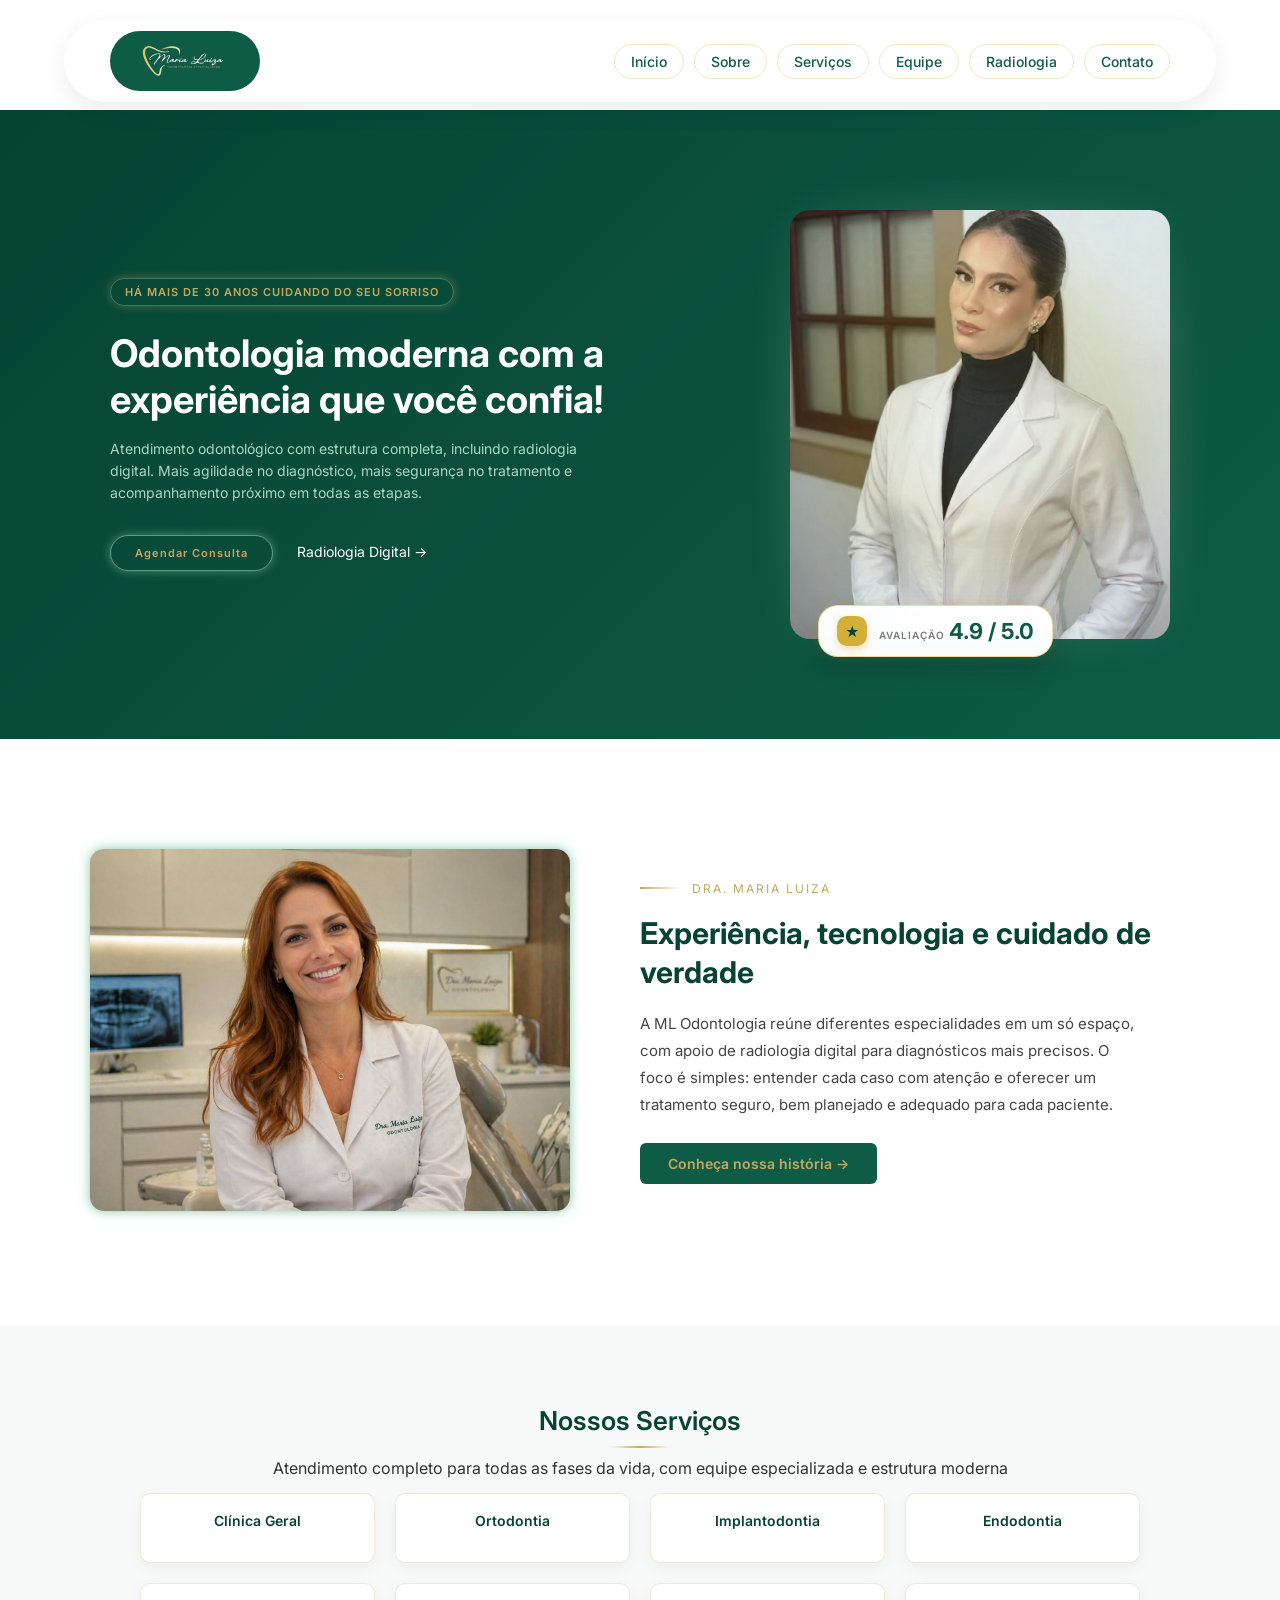
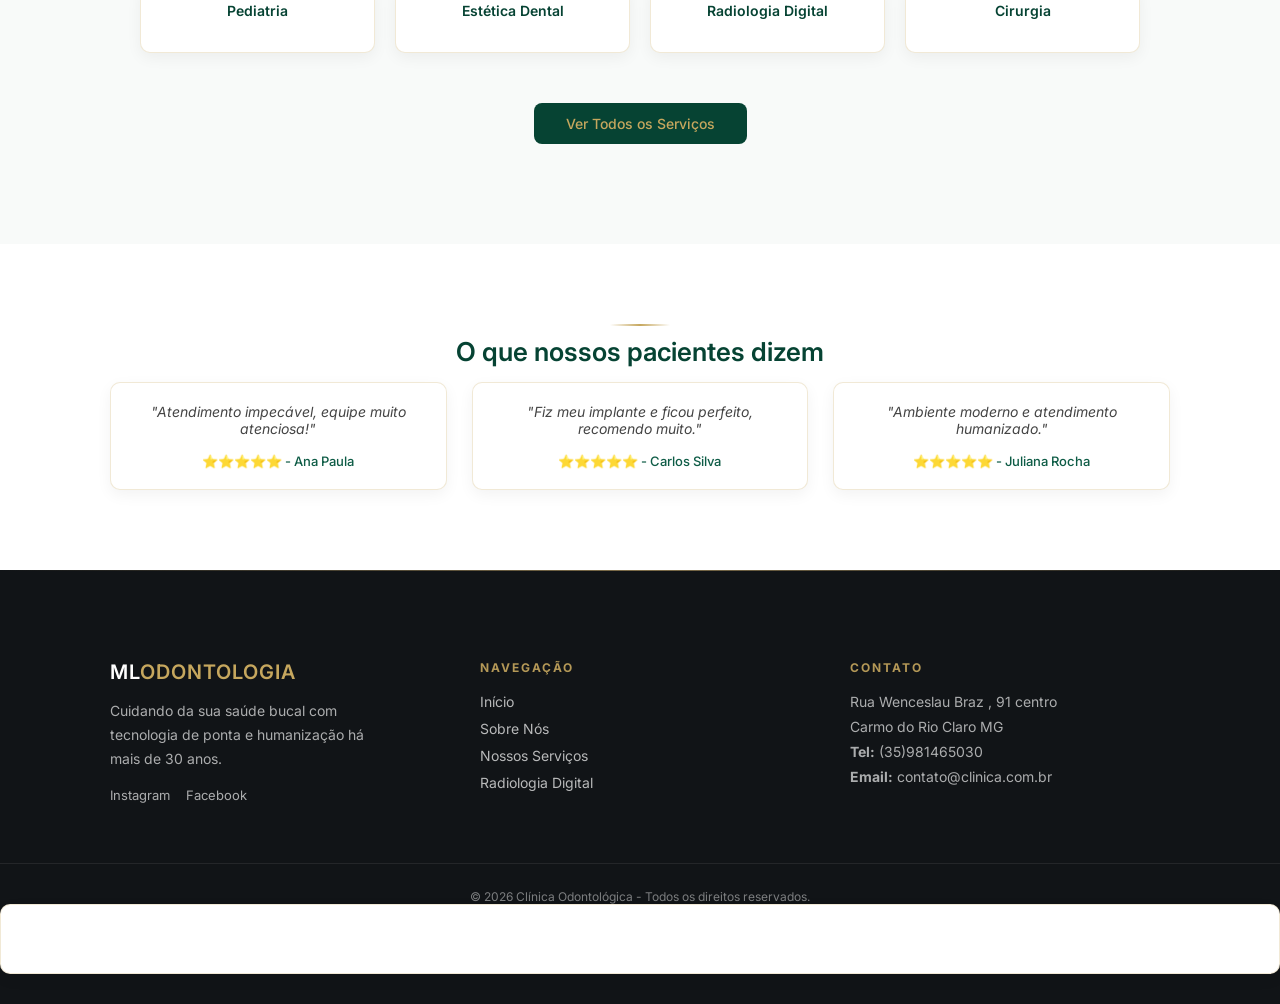
<file: index.html>
<!DOCTYPE html>
<html lang="pt-br">
<head>
    <meta charset="UTF-8">
    <meta name="viewport" content="width=device-width, initial-scale=1.0">
    <title>Dra. Maria Luiza - Odontologia</title>
    <link rel="stylesheet" href="style.css">
    <link href="https://fonts.googleapis.com/css2?family=Inter:wght@300;400;500;600&display=swap" rel="stylesheet">
</head>
<body>
<div class="nav-wrap"></div>
     <header class="navbar">
    <div class="container nav-container">

        <div class="logo-area">
            <!-- sua logo aqui -->
             <img src="img/Grupo-LogoLuiza.svg" alt="Logo">
        </div>

        <!-- BOTÃO HAMBURGUER -->
        <div class="menu-toggle" id="menu-toggle">
            ☰
        </div>

        <!-- MENU -->
        <nav id="nav-menu">
            <ul>
                <li><a href="index.html">Início</a></li>
                <li><a href="sobre.html">Sobre</a></li>
                <li><a href="servicos.html">Serviços</a></li>
                <li><a href="equipe.html">Equipe</a></li>
                <li><a href="radiologia.html">Radiologia</a></li>
                <li><a href="contato.html">Contato</a></li>
            </ul>
        </nav>

    </div>
</header>

    <main>
        <section class="hero">
            <div class="container hero-grid">
                <div class="hero-text">
                    <p class="overline">HÁ MAIS DE 30 ANOS CUIDANDO DO SEU SORRISO</p>
                    <h1>Odontologia moderna com a experiência que você confia!</h1>
                    <p class="hero-desc">Atendimento odontológico com estrutura completa, incluindo radiologia digital. Mais agilidade no diagnóstico, mais segurança no tratamento e acompanhamento próximo em todas as etapas.</p>
                    <div class="hero-actions">
                      <a href="https://wa.me/5513999999999?text=Olá! Gostaria de agendar uma consulta." 
   target="_blank" 
   class="btn-white">
   Agendar Consulta
</a>
                       <a href="radiologia.html" class="link-white">Radiologia Digital →</a>
                    </div>
                </div>

    <div class="hero-image">
    <img src="img/mf.png" alt="Consultório">

    <div class="rating-card">
        <div class="star">★</div>
        <div>
            <span class="rating-label">AVALIAÇÃO</span>
            <strong>4.9 / 5.0</strong>
        </div>
    </div>
</div>
            
        </section>

      <section class="about container">
    
    <div class="about-image">
        <img src="img/ml.png" alt="Dra. Maria Luiza atendendo paciente em consultório odontológico">
    </div>

    <div class="about-text">
        
        <div class="name-container">
            <span class="line"></span>
            <span class="mini-badge">Dra. Maria Luiza</span>
        </div>

        <h2>Experiência, tecnologia e cuidado de verdade</h2>

        <p>
            A ML Odontologia reúne diferentes especialidades em um só espaço, com apoio de radiologia digital para diagnósticos mais precisos. O foco é simples: entender cada caso com atenção e oferecer um tratamento seguro, bem planejado e adequado para cada paciente.
        </p>
        
        <div class="about-actions">
            <a href="sobre.html" class="btn-green">Conheça nossa história →</a>
        </div>

    </div>

</section>

        <section class="services">
    <div class="container">
        <div class="services-title-container">
            
            <h3>Nossos Serviços</h3>
            <span class="line-center"></span>
            <p>Atendimento completo para todas as fases da vida, com equipe especializada e estrutura moderna</p>
        </div>

        <div class="services-grid">
            <div class="service-item">Clínica Geral</div>
            <div class="service-item">Ortodontia</div>
            <div class="service-item">Implantodontia</div>
            <div class="service-item">Endodontia</div>
            <div class="service-item">Pediatria</div>
            <div class="service-item">Estética Dental</div>
            <div class="service-item">Radiologia Digital</div>
            <div class="service-item">Cirurgia</div>
        </div>

        <a href="servicos.html" class="btn-green-dark">Ver Todos os Serviços</a>
    </div>
</section>
    </main>

    <section class="testimonials">
    <div class="container">

        <div class="services-title-container">
            <span class="line-center"></span>
            <h3>O que nossos pacientes dizem</h3>
        </div>

        <div class="testimonials-grid">

            <div class="testimonial">
                <p>"Atendimento impecável, equipe muito atenciosa!"</p>
                <span>⭐⭐⭐⭐⭐ - Ana Paula</span>
            </div>

            <div class="testimonial">
                <p>"Fiz meu implante e ficou perfeito, recomendo muito."</p>
                <span>⭐⭐⭐⭐⭐ - Carlos Silva</span>
            </div>

            <div class="testimonial">
                <p>"Ambiente moderno e atendimento humanizado."</p>
                <span>⭐⭐⭐⭐⭐ - Juliana Rocha</span>
            </div>

        </div>

    </div>
</section>

   <footer class="footer-black">
    <div class="container footer-grid">
        <div class="footer-col">
            <h4 class="footer-logo">ML<span>ODONTOLOGIA </span></h4>
            <p class="footer-desc">Cuidando da sua saúde bucal com tecnologia de ponta e humanização há mais de 30 anos.</p>
            <div class="social-links">
                <a href="#">Instagram</a>
                <a href="#">Facebook</a>
            </div>
        </div>

        <div class="footer-col">
            <h5>Navegação</h5>
            <ul>
                <li><a href="index.html">Início</a></li>
                <li><a href="sobre.html">Sobre Nós</a></li>
                <li><a href="servicos.html">Nossos Serviços</a></li>
                <li><a href="radiologia.html">Radiologia Digital</a></li>
            </ul>
        </div>

        <div class="footer-col">
            <h5>Contato</h5>
            <p>Rua Wenceslau Braz , 91 centro</p>
            <p>Carmo do Rio Claro MG</p>
            <p><strong>Tel:</strong> (35)981465030 </p>
            <p><strong>Email:</strong> contato@clinica.com.br</p>
        </div>
    </div>

    <div class="footer-bottom">
        <p>&copy; 2026 Clínica Odontológica - Todos os direitos reservados.</p>
    </div>
    <div class="service-item animate"></div>
    <script>
const elements = document.querySelectorAll('.animate');

const observer = new IntersectionObserver(entries => {
    entries.forEach(entry => {
        if(entry.isIntersecting){
            entry.target.classList.add('show');
        }
    });
});

elements.forEach(el => observer.observe(el));
</script>
<script>
window.addEventListener("scroll", function () {
    const navbar = document.querySelector(".navbar");

    if (window.scrollY > 50) {
        navbar.classList.add("scrolled");
    } else {
        navbar.classList.remove("scrolled");
    }
});
</script>
</footer>
<script>
const toggle = document.getElementById("menu-toggle");
const nav = document.getElementById("nav-menu");

toggle.addEventListener("click", () => {
    nav.classList.toggle("active");
});
</script>
</body>
</html>
</file>
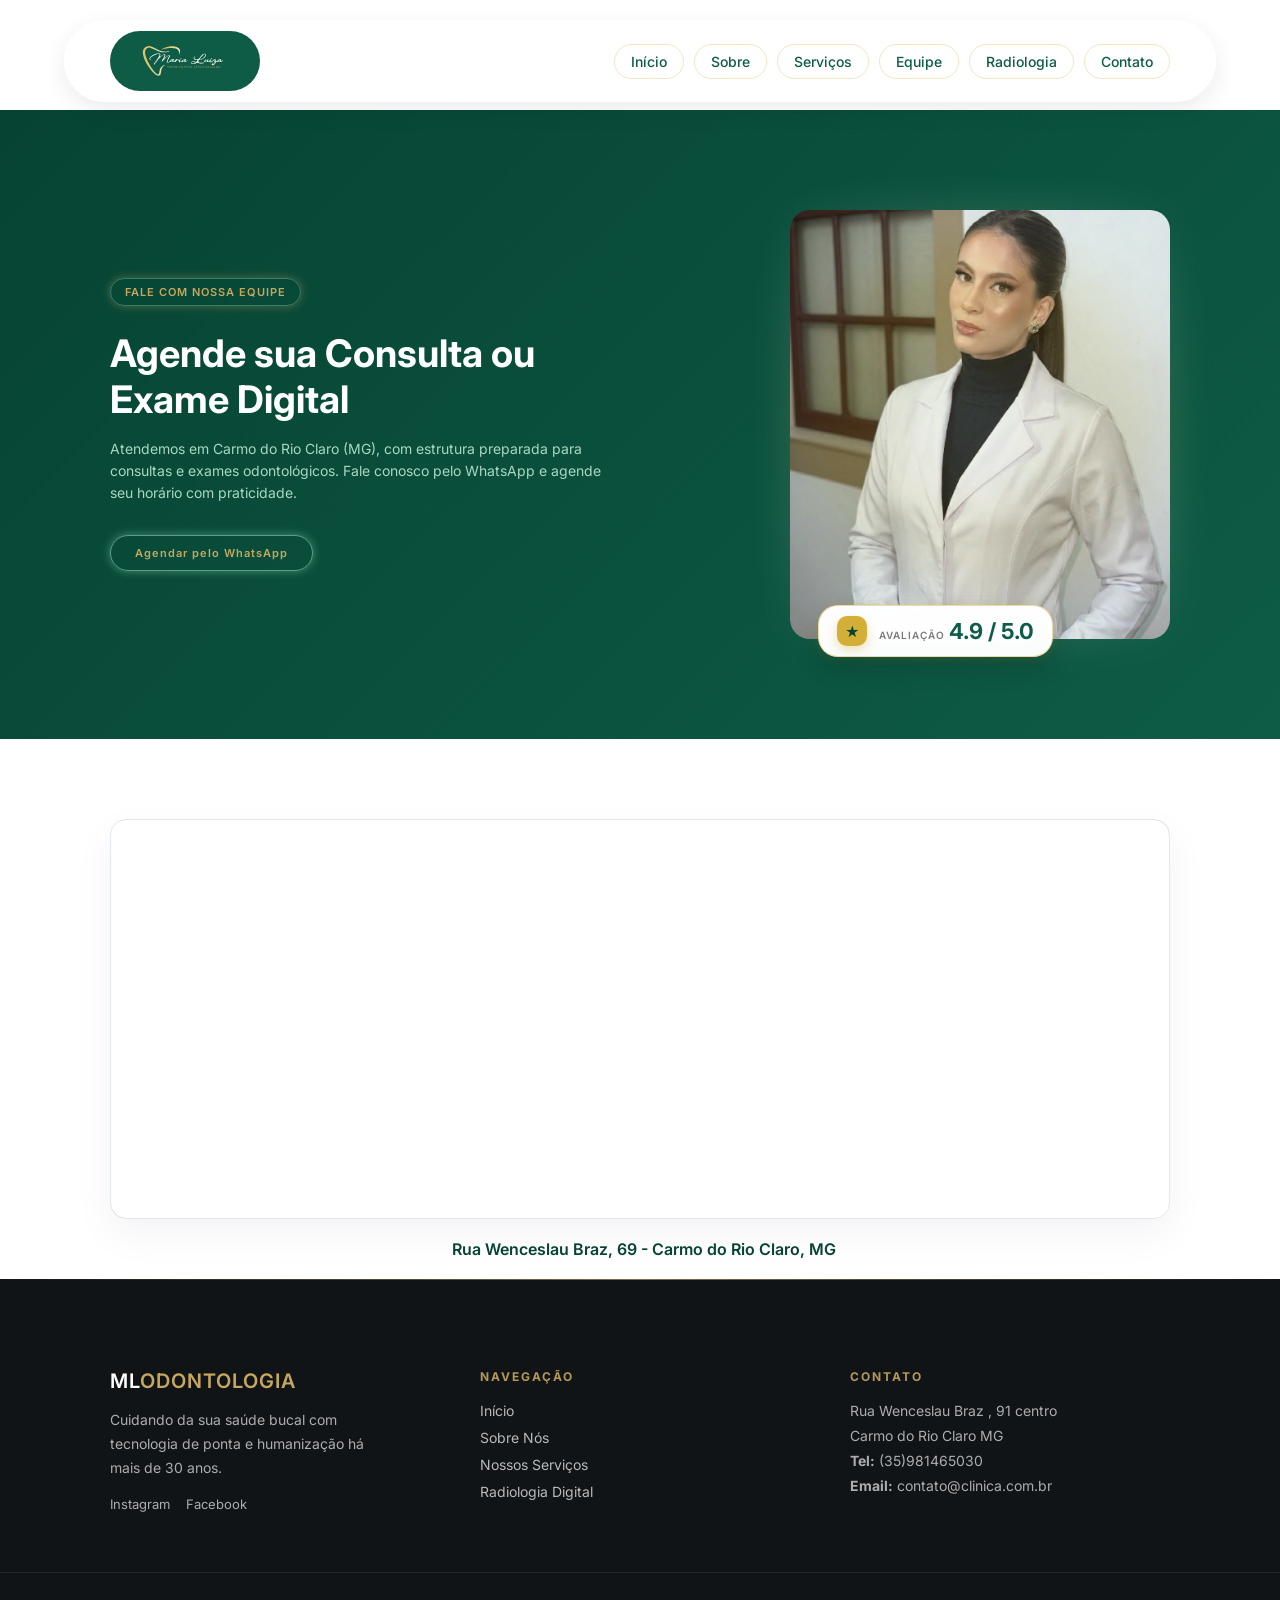
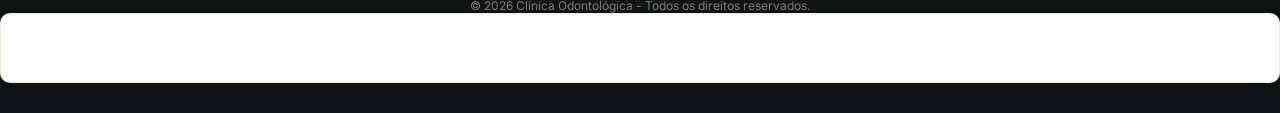
<file: contato.html>
<!DOCTYPE html>
<html lang="pt-br">
<head>
    <meta charset="UTF-8">
    <meta name="viewport" content="width=device-width, initial-scale=1.0">
    <title>Contato - Dra. Maria Luiza</title>
    <link rel="stylesheet" href="style.css">
    <link href="https://fonts.googleapis.com/css2?family=Inter:wght@300;400;500;600&display=swap" rel="stylesheet">
</head>
<body>

     <header class="navbar">
     <div class="container nav-container">

        <div class="logo-area">
            <!-- sua logo aqui -->
             <img src="img/Grupo-LogoLuiza.svg" alt="Logo">
        </div>

        <!-- BOTÃO HAMBURGUER -->
        <div class="menu-toggle" id="menu-toggle">
            ☰
        </div>

        <!-- MENU -->
        <nav id="nav-menu">
            <ul>
                <li><a href="index.html">Início</a></li>
                <li><a href="sobre.html">Sobre</a></li>
                <li><a href="servicos.html">Serviços</a></li>
                <li><a href="equipe.html">Equipe</a></li>
                <li><a href="radiologia.html">Radiologia</a></li>
                <li><a href="contato.html">Contato</a></li>
            </ul>
        </nav>

    </div>
</header>

   <main>
  <section class="hero contact-hero">
    <div class="container hero-grid">
        
        <div class="hero-text">
            <p class="overline">FALE COM NOSSA EQUIPE</p>
            <h1>Agende sua Consulta ou Exame Digital</h1>
            
            <p class="hero-desc">
                Atendemos em Carmo do Rio Claro (MG), com estrutura preparada para consultas e exames odontológicos. Fale conosco pelo WhatsApp e agende seu horário com praticidade.
            </p>

            <div class="hero-actions">
                <a href="https://wa.me/5513999999999" target="_blank" class="btn-white">
                    Agendar pelo WhatsApp
                </a>
               
            </div>
        </div>

        <div class="hero-image">
            <img src="img/mf.png" alt="Localização Clínica Dra. Maria Luiza">
              <div class="rating-card">
        <div class="star">★</div>
        <div>
            <span class="rating-label">AVALIAÇÃO</span>
            <strong>4.9 / 5.0</strong>
        </div>
    </div>
        </div>

    </div>
</section>
   <section class="map-section container">
    <div class="map-card card-item">
        <iframe 
            src="https://www.google.com/maps/embed?pb=!1m18!1m12!1m3!1d3720.584310547!2d-46.119!3d-20.972!2m3!1f0!2f0!3f0!3m2!1i1024!2i768!4f13.1!3m3!1m2!1s0x94b633a9acfac4d7%3A0x7df727a08cbf61bb!2sR.%20Wenceslau%20Braz%2C%2069%20-%20Carmo%20do%20Rio%20Claro%2C%20MG%2C%2037150-000!5e0!3m2!1spt-BR!2sbr!4v1710000000000!5m2!1spt-BR!2sbr" 
            width="100%" 
            height="400" 
            style="border:0; border-radius: 15px;" 
            allowfullscreen="" 
            loading="lazy" 
            referrerpolicy="no-referrer-when-downgrade">
        </iframe>
    </div>
    
    <div class="address-details" style="margin-top: 20px; text-align: center;">
        <p style="color: #064333; font-weight: 600;">
            <i class="fa-solid fa-location-dot" style="color: #a7f3d0; margin-right: 8px;"></i>
            Rua Wenceslau Braz, 69 - Carmo do Rio Claro, MG
        </p><br>
    </div>
</section>
    
</main>
 <footer class="footer-black">
    <div class="container footer-grid">
        <div class="footer-col">
            <h4 class="footer-logo">ML<span>ODONTOLOGIA </span></h4>
            <p class="footer-desc">Cuidando da sua saúde bucal com tecnologia de ponta e humanização há mais de 30 anos.</p>
            <div class="social-links">
                <a href="#">Instagram</a>
                <a href="#">Facebook</a>
            </div>
        </div>

        <div class="footer-col">
            <h5>Navegação</h5>
            <ul>
                <li><a href="index.html">Início</a></li>
                <li><a href="sobre.html">Sobre Nós</a></li>
                <li><a href="servicos.html">Nossos Serviços</a></li>
                <li><a href="radiologia.html">Radiologia Digital</a></li>
            </ul>
        </div>

        <div class="footer-col">
            <h5>Contato</h5>
            <p>Rua Wenceslau Braz , 91 centro</p>
            <p>Carmo do Rio Claro MG</p>
            <p><strong>Tel:</strong> (35)981465030 </p>
            <p><strong>Email:</strong> contato@clinica.com.br</p>
        </div>
    </div>

    <div class="footer-bottom">
        <p>&copy; 2026 Clínica Odontológica - Todos os direitos reservados.</p>
    </div>
    <div class="service-item animate"></div>
    <script>
const elements = document.querySelectorAll('.animate');

const observer = new IntersectionObserver(entries => {
    entries.forEach(entry => {
        if(entry.isIntersecting){
            entry.target.classList.add('show');
        }
    });
});

elements.forEach(el => observer.observe(el));
</script>
</footer>
<script>
window.addEventListener("scroll", function () {
    const navbar = document.querySelector(".navbar");

    if (window.scrollY > 50) {
        navbar.classList.add("scrolled");
    } else {
        navbar.classList.remove("scrolled");
    }
});
</script>
<script>
const toggle = document.getElementById("menu-toggle");
const nav = document.getElementById("nav-menu");

toggle.addEventListener("click", () => {
    nav.classList.toggle("active");
});
</script>
</body>
</html>
</file>
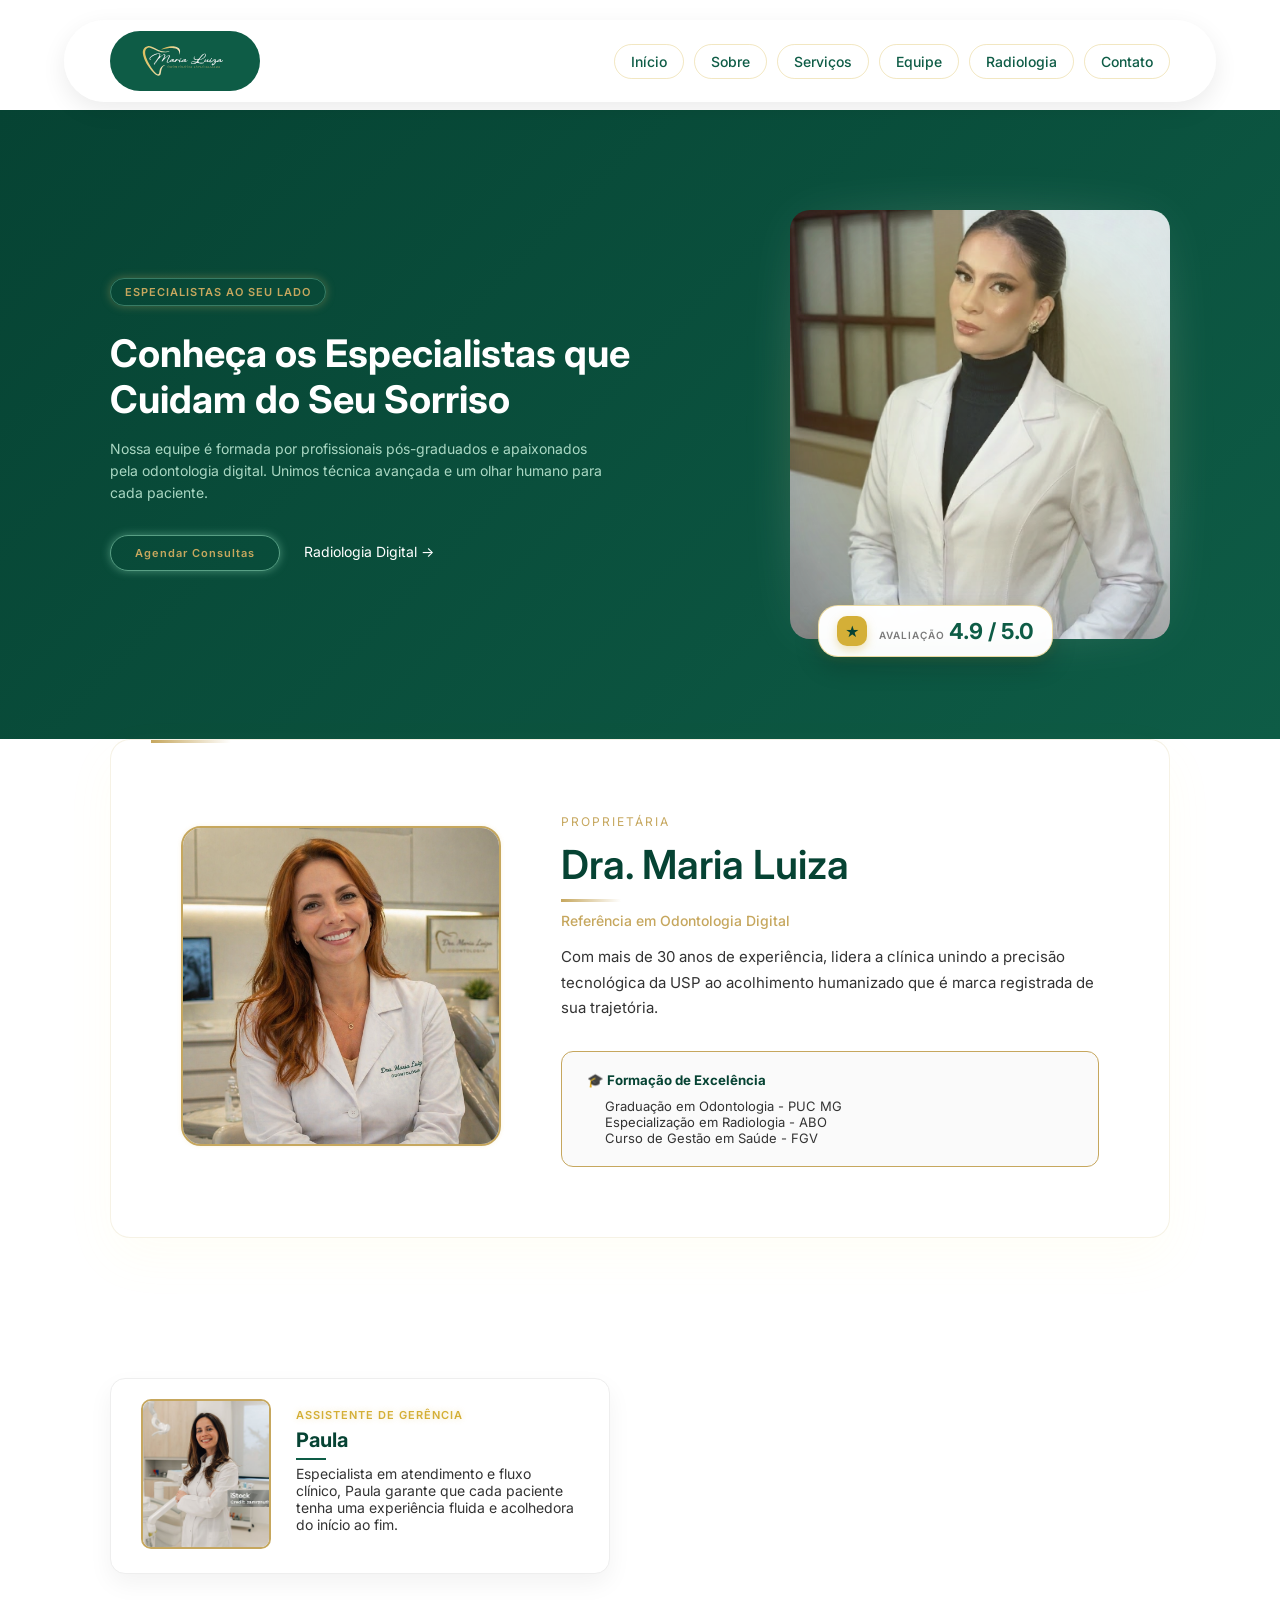
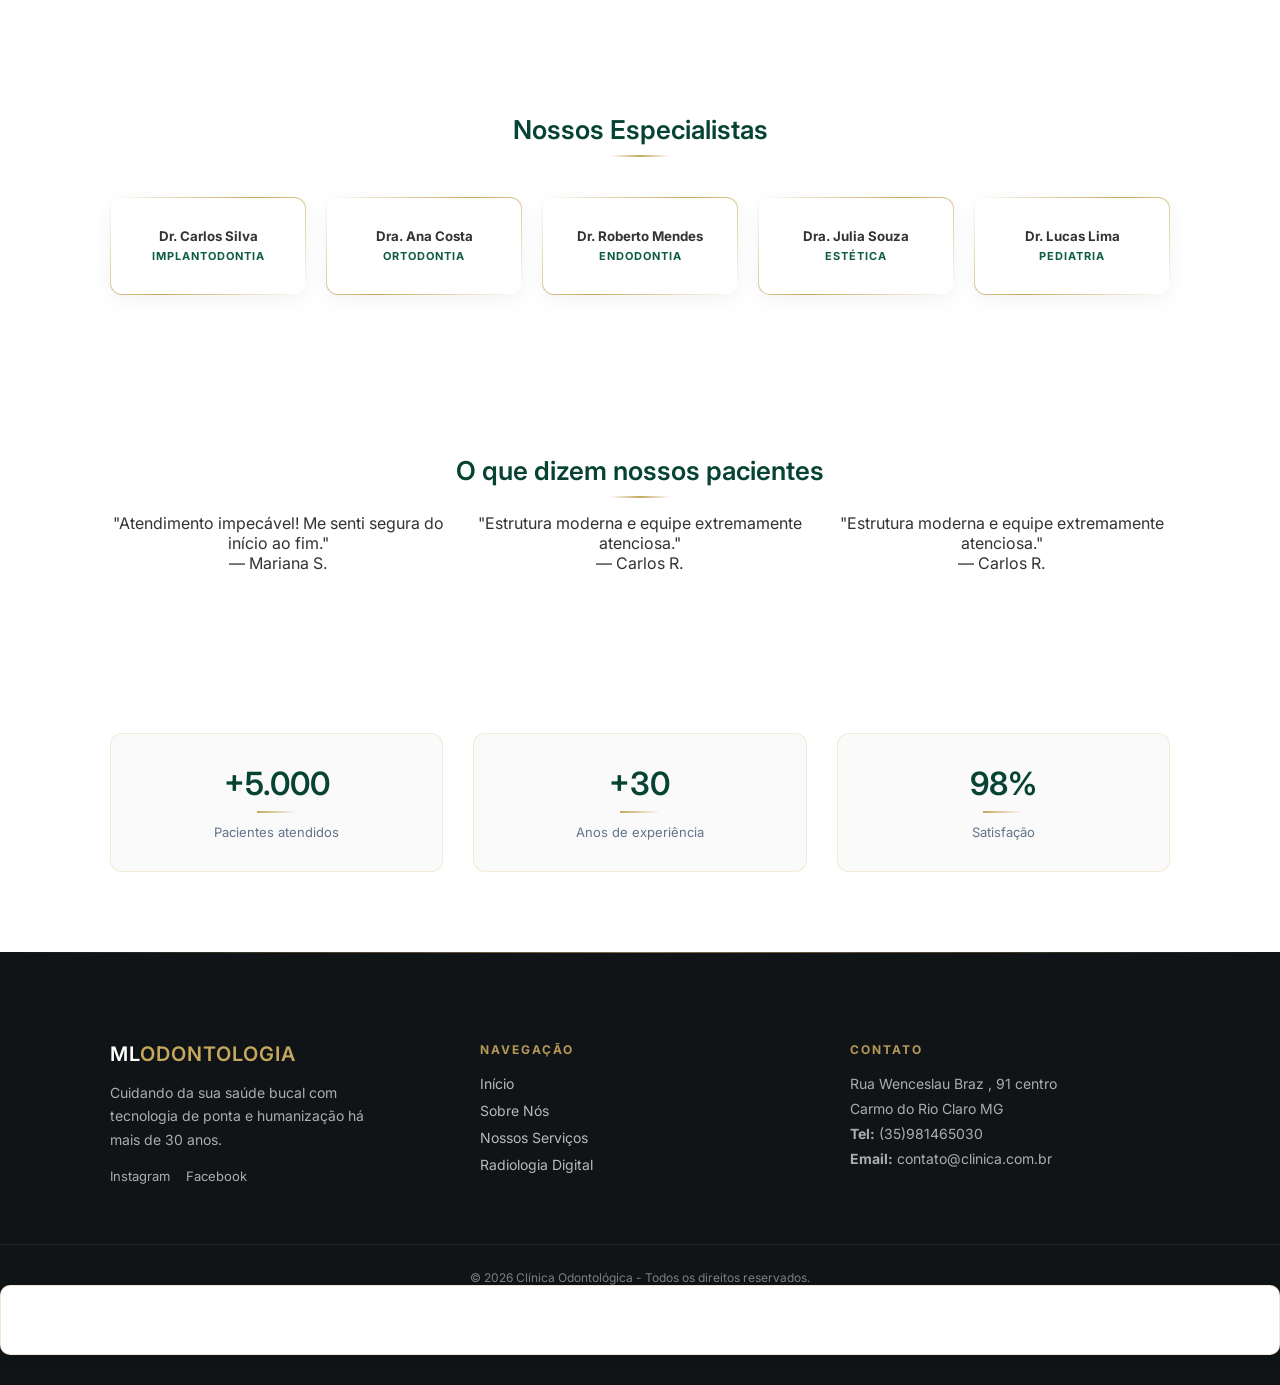
<file: equipe.html>
<!DOCTYPE html>
<html lang="pt-br">
<head>
    <meta charset="UTF-8">
    <meta name="viewport" content="width=device-width, initial-scale=1.0">
    <title>Nossa Equipe - Dra. Maria Luiza</title>
    <link rel="stylesheet" href="style.css">
    <link href="https://fonts.googleapis.com/css2?family=Inter:wght@300;400;500;600&display=swap" rel="stylesheet">
</head>
<body>

   <header class="navbar">
     <div class="container nav-container">

        <div class="logo-area">
            <!-- sua logo aqui -->
             <img src="img/Grupo-LogoLuiza.svg" alt="Logo">
        </div>

        <!-- BOTÃO HAMBURGUER -->
        <div class="menu-toggle" id="menu-toggle">
            ☰
        </div>

        <!-- MENU -->
        <nav id="nav-menu">
            <ul>
                <li><a href="index.html">Início</a></li>
                <li><a href="sobre.html">Sobre</a></li>
                <li><a href="servicos.html">Serviços</a></li>
                <li><a href="equipe.html">Equipe</a></li>
                <li><a href="radiologia.html">Radiologia</a></li>
                <li><a href="contato.html">Contato</a></li>
            </ul>
        </nav>

    </div>
</header>


    <main>
       
    <section class="hero">
        <div class="container hero-grid">
            <div class="hero-text">
                <p class="overline">ESPECIALISTAS AO SEU LADO</p>
                
                <h1>Conheça os Especialistas que Cuidam do Seu Sorriso</h1>
                
                <p class="hero-desc">Nossa equipe é formada por profissionais pós-graduados e apaixonados pela odontologia digital. Unimos técnica avançada e um olhar humano para cada paciente.</p>
                
                <div class="hero-actions">
                    <a href="https://wa.me/5513999999999?text=Olá! Gostaria de falar com um especialista." 
                       target="_blank" 
                       class="btn-white">
                       Agendar Consultas
                    </a>
                    <a href="servicos.html" class="link-white">Radiologia Digital →</a>
                </div>
            </div>

            <div class="hero-image">
                <img src="img/mf.png" alt="Equipe Odonto Prime">
                  <div class="rating-card">
        <div class="star">★</div>
        <div>
            <span class="rating-label">AVALIAÇÃO</span>
            <strong>4.9 / 5.0</strong>
        </div>
    </div>
            </div>
        </div>
    </section>

       
        <section class="team-highlight container">
    <div class="team-main-card card-item">
        <div class="team-image-box">
            <img src="img/ml.png" alt="Dra. Maria Luiza" class="img-standard">
        </div>
        <div class="team-info-box">
            <span class="mini-badge">Proprietária</span>
            <h2>Dra. Maria Luiza</h2>
            <p class="role">Referência em Odontologia Digital</p>
            <p class="description">Com mais de 30 anos de experiência, lidera a clínica unindo a precisão tecnológica da USP ao acolhimento humanizado que é marca registrada de sua trajetória.</p>
            
            <div class="formation-card">
                <h5>🎓 Formação de Excelência</h5>
                <ul>
                    <li>Graduação em Odontologia - PUC MG</li>
                    <li>Especialização em Radiologia - ABO</li>
                    <li>Curso de Gestão em Saúde - FGV</li>
                </ul>
            </div>
        </div>
    </div>
</section>

<section class="assistant-section container">
    <div class="assistant-card card-item">
        <div class="assistant-photo">
            <img src="img/dentista.jpg" alt="Paula - Assistente">
        </div>
        <div class="assistant-info">
         <span class="mini-badge-dark" style="color: #d4af37;">
    Assistente de Gerência
</span>
            <h4>Paula</h4>
            <p>Especialista em atendimento e fluxo clínico, Paula garante que cada paciente tenha uma experiência fluida e acolhedora do início ao fim.</p>
        </div>
    </div>
</section>

<section class="specialists">
    <div class="container">
        <div class="services-title-container">
            <h3>Nossos Especialistas</h3>
            <span class="line-center"></span>
        </div>
        
        <div class="specialists-grid">
            <div class="card-item spec-card">
                <div class="icon-circle-small"><i class="fa-solid fa-tooth"></i></div>
                <h5>Dr. Carlos Silva</h5>
                <span class="spec-tag">Implantodontia</span>
            </div>
            <div class="card-item spec-card">
                <div class="icon-circle-small"><i class="fa-solid fa-align-center"></i></div>
                <h5>Dra. Ana Costa</h5>
                <span class="spec-tag">Ortodontia</span>
            </div>
            <div class="card-item spec-card">
                <div class="icon-circle-small"><i class="fa-solid fa-microscope"></i></div>
                <h5>Dr. Roberto Mendes</h5>
                <span class="spec-tag">Endodontia</span>
            </div>
            <div class="card-item spec-card">
                <div class="icon-circle-small"><i class="fa-solid fa-face-smile"></i></div>
                <h5>Dra. Julia Souza</h5>
                <span class="spec-tag">Estética</span>
            </div>
            <div class="card-item spec-card">
                <div class="icon-circle-small"><i class="fa-solid fa-child"></i></div>
                <h5>Dr. Lucas Lima</h5>
                <span class="spec-tag">Pediatria</span>
            </div>
        </div>
    </div>
</section>
    </main>

    <section class="testimonials">
    <div class="container">
        <div class="services-title-container">
            <h3>O que dizem nossos pacientes</h3>
            <span class="line-center"></span>
        </div>

        <div class="testimonials-grid">
            <div class="testimonial-card">
                <p>"Atendimento impecável! Me senti segura do início ao fim."</p>
                <span>— Mariana S.</span>
            </div>

            <div class="testimonial-card">
                <p>"Estrutura moderna e equipe extremamente atenciosa."</p>
                <span>— Carlos R.</span>
            </div>
             <div class="testimonial-card">
                <p>"Estrutura moderna e equipe extremamente atenciosa."</p>
                <span>— Carlos R.</span>
            </div>
        </div>
    </div>
</section>

<section class="numbers">
    <div class="container numbers-grid">
        <div><strong>+5.000</strong><span>Pacientes atendidos</span></div>
        <div><strong>+30</strong><span>Anos de experiência</span></div>
        <div><strong>98%</strong><span>Satisfação</span></div>
    </div>
</section>

    <footer class="footer-black">
    <div class="container footer-grid">
        <div class="footer-col">
            <h4 class="footer-logo">ML<span>ODONTOLOGIA </span></h4>
            <p class="footer-desc">Cuidando da sua saúde bucal com tecnologia de ponta e humanização há mais de 30 anos.</p>
            <div class="social-links">
                <a href="#">Instagram</a>
                <a href="#">Facebook</a>
            </div>
        </div>

        <div class="footer-col">
            <h5>Navegação</h5>
            <ul>
                <li><a href="index.html">Início</a></li>
                <li><a href="sobre.html">Sobre Nós</a></li>
                <li><a href="servicos.html">Nossos Serviços</a></li>
                <li><a href="radiologia.html">Radiologia Digital</a></li>
            </ul>
        </div>

        <div class="footer-col">
            <h5>Contato</h5>
            <p>Rua Wenceslau Braz , 91 centro</p>
            <p>Carmo do Rio Claro MG</p>
            <p><strong>Tel:</strong> (35)981465030 </p>
            <p><strong>Email:</strong> contato@clinica.com.br</p>
        </div>
    </div>

    <div class="footer-bottom">
        <p>&copy; 2026 Clínica Odontológica - Todos os direitos reservados.</p>
    </div>
    <div class="service-item animate"></div>
    <script>
const elements = document.querySelectorAll('.animate');

const observer = new IntersectionObserver(entries => {
    entries.forEach(entry => {
        if(entry.isIntersecting){
            entry.target.classList.add('show');
        }
    });
});

elements.forEach(el => observer.observe(el));
</script>
</footer>
<script>
window.addEventListener("scroll", function () {
    const navbar = document.querySelector(".navbar");

    if (window.scrollY > 50) {
        navbar.classList.add("scrolled");
    } else {
        navbar.classList.remove("scrolled");
    }
});
</script>
<script>
const toggle = document.getElementById("menu-toggle");
const nav = document.getElementById("nav-menu");

toggle.addEventListener("click", () => {
    nav.classList.toggle("active");
});
</script>
</body>
</html>
</file>
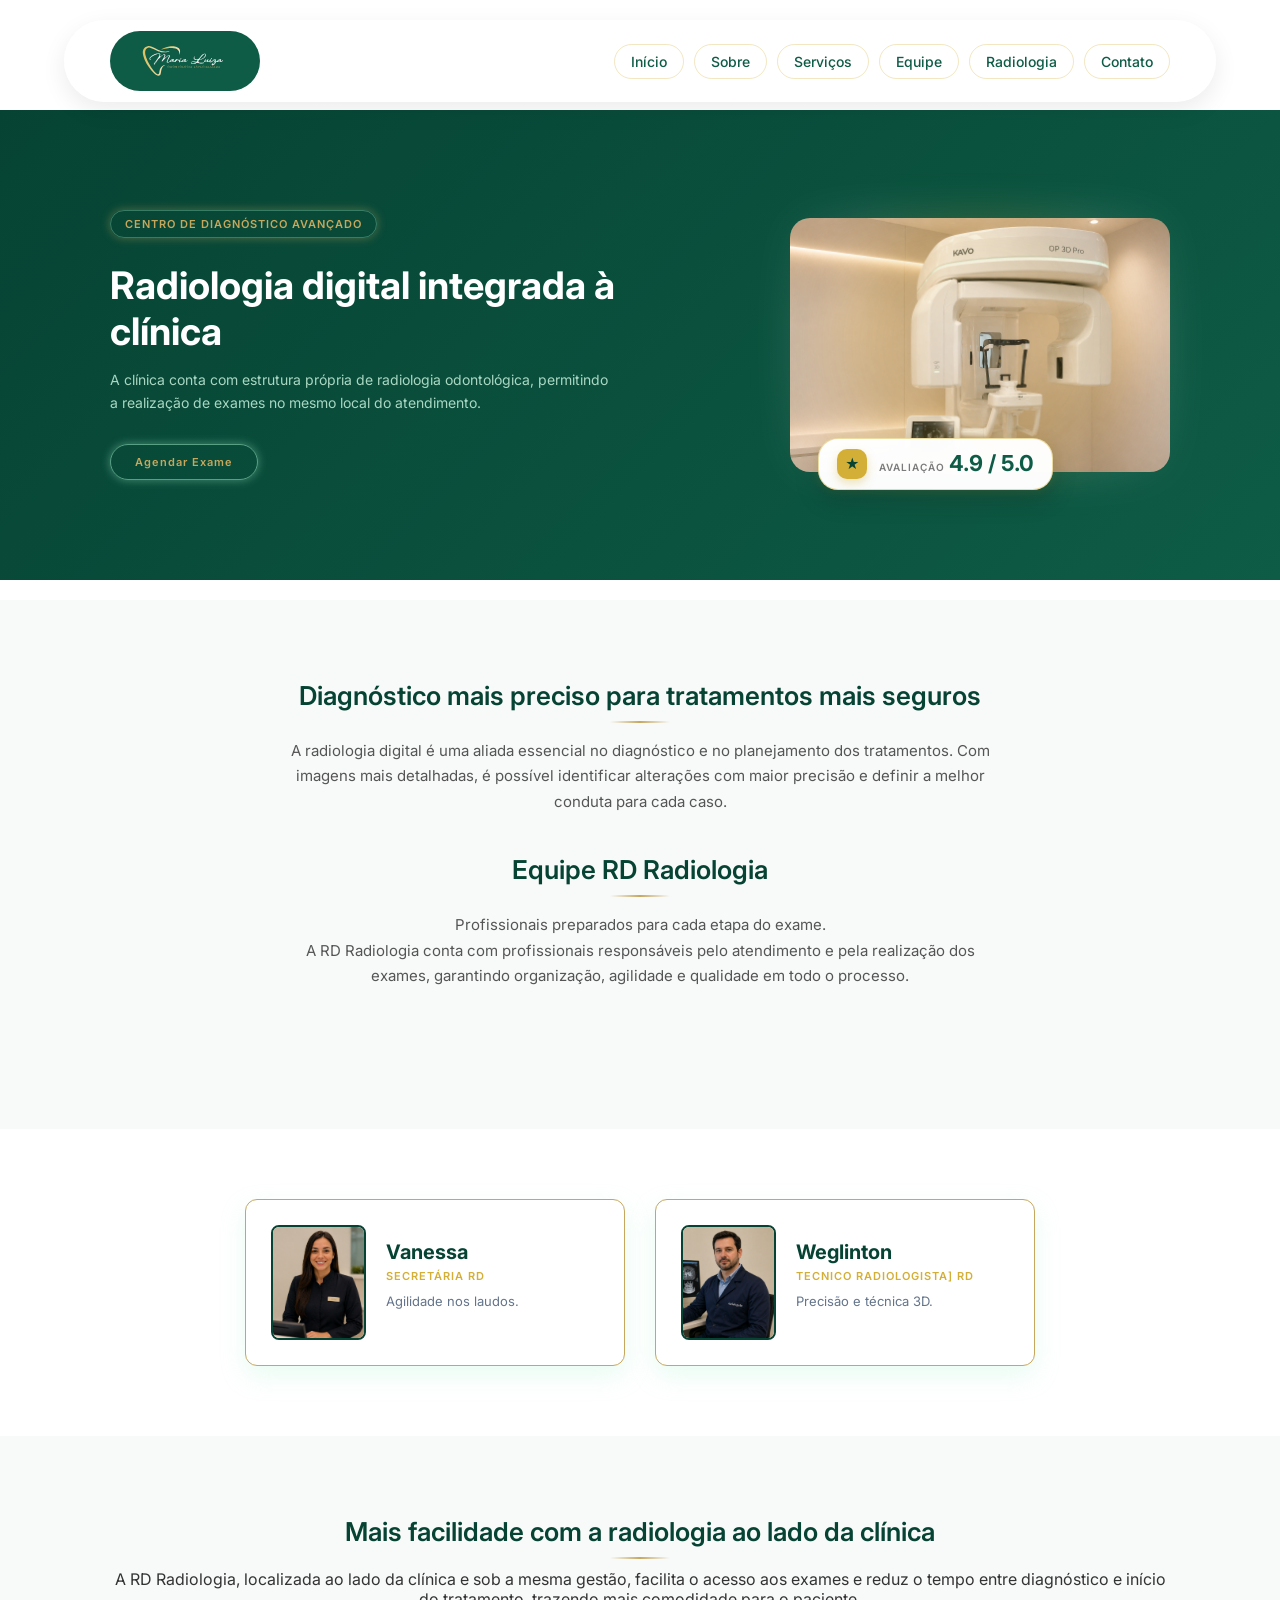
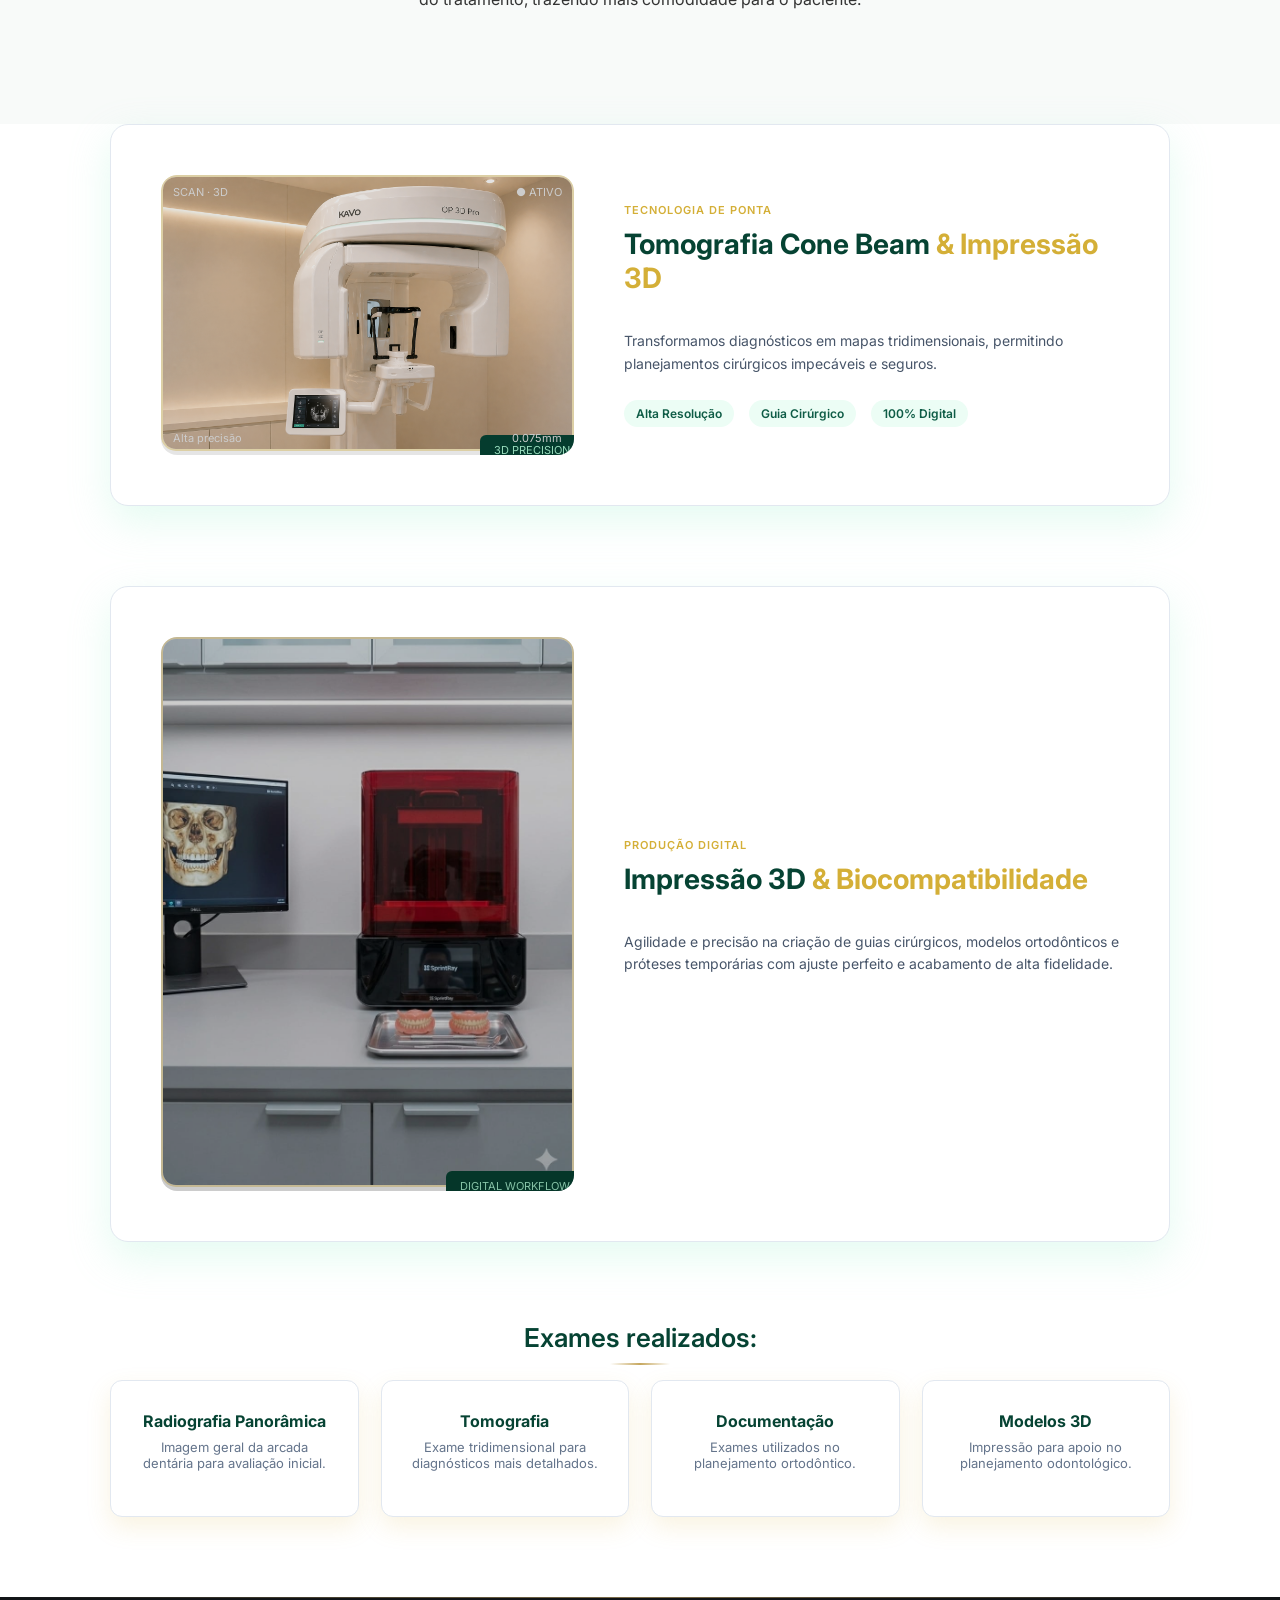
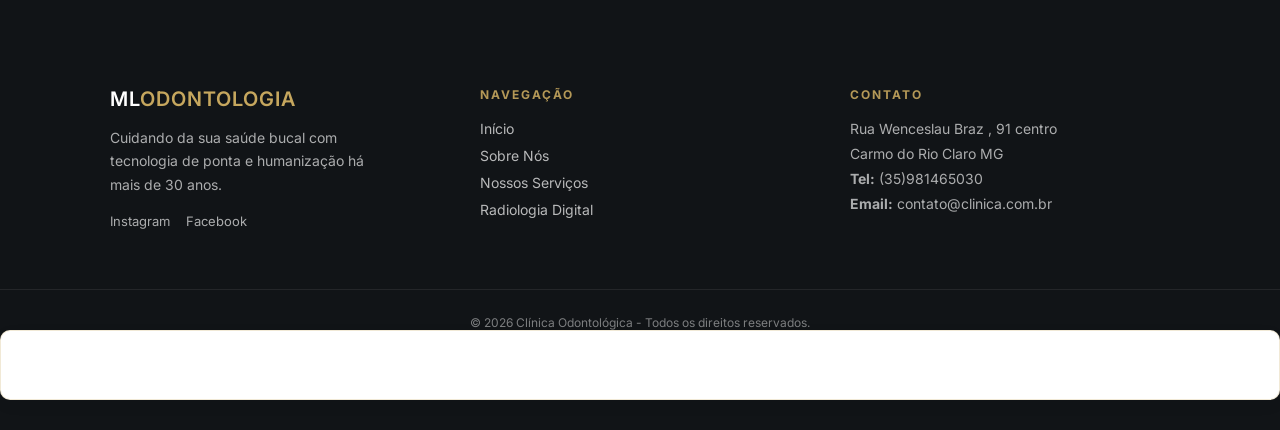
<file: radiologia.html>
<!DOCTYPE html>
<html lang="pt-br">
<head>
    <meta charset="UTF-8">
    <meta name="viewport" content="width=device-width, initial-scale=1.0">
    <title>Radiologia Digital - Dra. Maria Luiza</title>
    <link rel="stylesheet" href="style.css">
    <link href="https://fonts.googleapis.com/css2?family=Inter:wght@300;400;500;600&display=swap" rel="stylesheet">
</head>
<body>

   <header class="navbar">
     <div class="container nav-container">

        <div class="logo-area">
            <!-- sua logo aqui -->
             <img src="img/Grupo-LogoLuiza.svg" alt="Logo">
        </div>

        <!-- BOTÃO HAMBURGUER -->
        <div class="menu-toggle" id="menu-toggle">
            ☰
        </div>

        <!-- MENU -->
        <nav id="nav-menu">
            <ul>
                <li><a href="index.html">Início</a></li>
                <li><a href="sobre.html">Sobre</a></li>
                <li><a href="servicos.html">Serviços</a></li>
                <li><a href="equipe.html">Equipe</a></li>
                <li><a href="radiologia.html">Radiologia</a></li>
                <li><a href="contato.html">Contato</a></li>
            </ul>
        </nav>

    </div>
</header>


<main>
    <section class="hero">
        <div class="container hero-grid">
            <div class="hero-text">
                <p class="overline">CENTRO DE DIAGNÓSTICO AVANÇADO</p>
                <h1>Radiologia digital integrada à clínica</h1>
                <p class="hero-desc">A clínica conta com estrutura própria de radiologia odontológica, permitindo a realização de exames no mesmo local do atendimento.</p>
                <div class="hero-actions">
                    <a href="https://wa.me/5513999999999?text=Olá! Preciso agendar um exame na RD Radiologia." class="btn-white">Agendar Exame</a>
                </div>
            </div>
            <div class="hero-image">
                <img src="img/tomografo.png" alt="Tomografia Computadorizada RD Radiologia">
                  <div class="rating-card">
        <div class="star">★</div>
        <div>
            <span class="rating-label">AVALIAÇÃO</span>
            <strong>4.9 / 5.0</strong>
        </div>
    </div>
            </div>
        </div>
    </section>
    <main><br>

   <section class="services">
    <div class="container">

        <!-- BLOCO 1 -->
        <div class="services-title-container">
            <h3>Diagnóstico mais preciso para tratamentos mais seguros</h3>
            <span class="line-center"></span>
        </div>

        <p class="section-text">
            A radiologia digital é uma aliada essencial no diagnóstico e no planejamento dos tratamentos. 
            Com imagens mais detalhadas, é possível identificar alterações com maior precisão e definir a melhor conduta para cada caso.
        </p>

        <!-- BLOCO 2 -->
        <div class="services-title-container">
            <h3>Equipe RD Radiologia</h3>
            <span class="line-center"></span>
        </div>

        <p class="section-text">
            Profissionais preparados para cada etapa do exame.<br>
            A RD Radiologia conta com profissionais responsáveis pelo atendimento e pela realização dos exames,
            garantindo organização, agilidade e qualidade em todo o processo.
        </p>

    </div>
</section>


        <div class="grid-team-rd">
            <div class="card-item team-mini-card">
                <img src="img/Vanessa.png" alt="Vassa">
                <div class="member-info">
    <h5>Vanessa</h5>
    <span class="role-clean">Secretária RD</span> 
    <p>Agilidade nos laudos.</p>
</div>
            </div>

            <div class="card-item team-mini-card">
                <img src="img/weglinton.png" alt="Wegliny">
                <div class="member-info">
                  <h5>Weglinton</h5>
                  <span class="role-clean">Tecnico Radiologista] RD</span> 
                    <p>Precisão e técnica 3D.</p>
                </div>
            </div>
        </div>
    </section>

      <section class="services">
    <div class="container">
        <div class="services-title-container">
            <h3>Mais facilidade com a radiologia ao lado da clínica</h3>
            <span class="line-center"></span>
            <p>A RD Radiologia, localizada ao lado da clínica e sob a mesma gestão, facilita o acesso aos exames e reduz o tempo entre diagnóstico e início do tratamento, trazendo mais comodidade para o paciente.</p>
        </div></section>

</div>

    <section class="innovation-section container">
        <div class="main-feature-card card-item">
            <div class="innovation-grid">
               <div class="innovation-img scan-container">
    <img src="img/tomografo.png" alt="Tomografia Cone Beam">

    <div class="scan-line"></div>

    <div class="scan-info top">
        <span>SCAN · 3D</span>
        <span>● ATIVO</span>
    </div>

    <div class="scan-info bottom">
        <span>Alta precisão</span>
        <span>0.075mm</span>
    </div>

    <div class="tech-tag">3D PRECISION</div>
</div>
                <div class="innovation-text">
                    <span class="role-clean">TECNOLOGIA DE PONTA</span>
                    <h2>Tomografia Cone Beam<span> & Impressão 3D</span></h2><br>
                    <p>Transformamos diagnósticos em mapas tridimensionais, permitindo planejamentos cirúrgicos impecáveis e seguros.</p>
                    
                    <div class="feature-list-horizontal">
                        <div class="f-item"><i class="fa-solid fa-microscope"></i> Alta Resolução</div>
                        <div class="f-item"><i class="fa-solid fa-print"></i> Guia Cirúrgico</div>
                        <div class="f-item"><i class="fa-solid fa-leaf"></i> 100% Digital</div>
                    </div>
                </div>
            </div>
        </div>
    </section>

    <section class="innovation-section container">
    <div class="main-feature-card card-item">
        <div class="innovation-grid">
           <div class="innovation-img printer-container">
    <img src="img/impressora.jpeg" alt="Impressão 3D Odontológica">

    <!-- LUZ DE MOVIMENTO -->
    <div class="printer-light"></div>

    <!-- EFEITO DE IMPRESSÃO -->
    <div class="print-layer"></div>

    <div class="tech-tag">DIGITAL WORKFLOW</div>
</div>
            <div class="innovation-text">
                <span class="role-clean">PRODUÇÃO DIGITAL</span>
                <h2>Impressão 3D<span> & Biocompatibilidade</span></h2><br>
                <p>
                    Agilidade e precisão na criação de guias cirúrgicos, modelos ortodônticos e próteses temporárias com ajuste perfeito e acabamento de alta fidelidade.
                </p>
            </div>
        </div>
    </div>
</section>

 <section class="radiology-team container">
        <div class="services-title-container">
            <h3>Exames realizados:</h3>
            <span class="line-center"></span>
        </div></section>

    <section class="exams-grid container">
        <div class="grid-4-cols">
            <div class="card-item specialist-card">
                <div class="icon-circle-small"><i class="fa-solid fa-circle-dot"></i></div>
                <h5>Radiografia Panorâmica</h5>
<p>Imagem geral da arcada dentária para avaliação inicial.</p>

            </div>
            <div class="card-item specialist-card">
                <div class="icon-circle-small"><i class="fa-solid fa-cube"></i></div>
                <h5>Tomografia</h5>
                <p>Exame tridimensional para diagnósticos mais detalhados.</p>
            </div>
            <div class="card-item specialist-card">
                <div class="icon-circle-small"><i class="fa-solid fa-file-medical"></i></div>
                <h5>Documentação</h5>
                <p>Exames utilizados no planejamento ortodôntico.</p>
            </div>
            <div class="card-item specialist-card">
                <div class="icon-circle-small"><i class="fa-solid fa-print"></i></div>
                <h5>Modelos 3D</h5>
                <p>Impressão para apoio no planejamento odontológico.</p>
            </div>
        </div>
    </section>
</main>
<footer class="footer-black">
    <div class="container footer-grid">
        <div class="footer-col">
            <h4 class="footer-logo">ML<span>ODONTOLOGIA </span></h4>
            <p class="footer-desc">Cuidando da sua saúde bucal com tecnologia de ponta e humanização há mais de 30 anos.</p>
            <div class="social-links">
                <a href="#">Instagram</a>
                <a href="#">Facebook</a>
            </div>
        </div>

        <div class="footer-col">
            <h5>Navegação</h5>
            <ul>
                <li><a href="index.html">Início</a></li>
                <li><a href="sobre.html">Sobre Nós</a></li>
                <li><a href="servicos.html">Nossos Serviços</a></li>
                <li><a href="radiologia.html">Radiologia Digital</a></li>
            </ul>
        </div>

        <div class="footer-col">
            <h5>Contato</h5>
            <p>Rua Wenceslau Braz , 91 centro</p>
            <p>Carmo do Rio Claro MG</p>
            <p><strong>Tel:</strong> (35)981465030 </p>
            <p><strong>Email:</strong> contato@clinica.com.br</p>
        </div>
    </div>

    <div class="footer-bottom">
        <p>&copy; 2026 Clínica Odontológica - Todos os direitos reservados.</p>
    </div>
    <div class="service-item animate"></div>
    <script>
const elements = document.querySelectorAll('.animate');

const observer = new IntersectionObserver(entries => {
    entries.forEach(entry => {
        if(entry.isIntersecting){
            entry.target.classList.add('show');
        }
    });
});

elements.forEach(el => observer.observe(el));
</script>
</footer>
<script>
window.addEventListener("scroll", function () {
    const navbar = document.querySelector(".navbar");

    if (window.scrollY > 50) {
        navbar.classList.add("scrolled");
    } else {
        navbar.classList.remove("scrolled");
    }
});
</script>
<script>
const toggle = document.getElementById("menu-toggle");
const nav = document.getElementById("nav-menu");

toggle.addEventListener("click", () => {
    nav.classList.toggle("active");
});
</script>
</body>
</html>
</file>
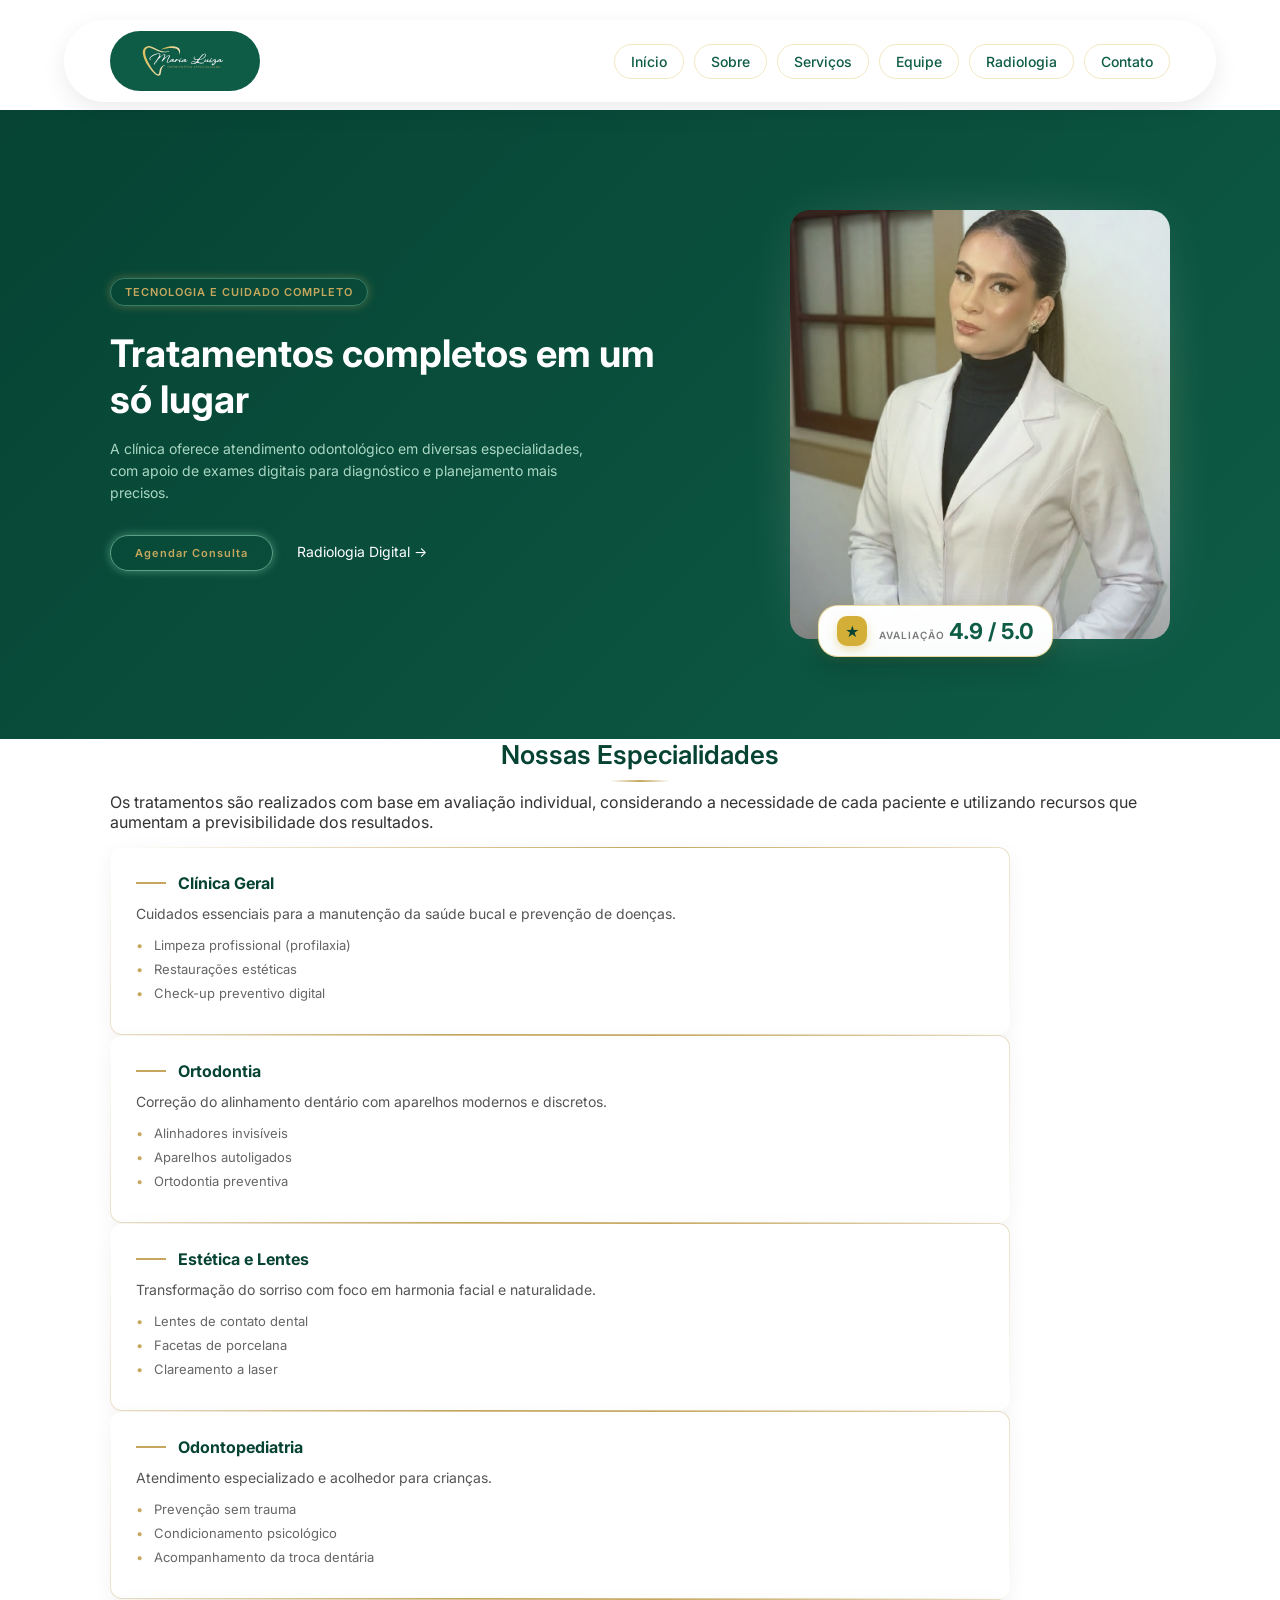
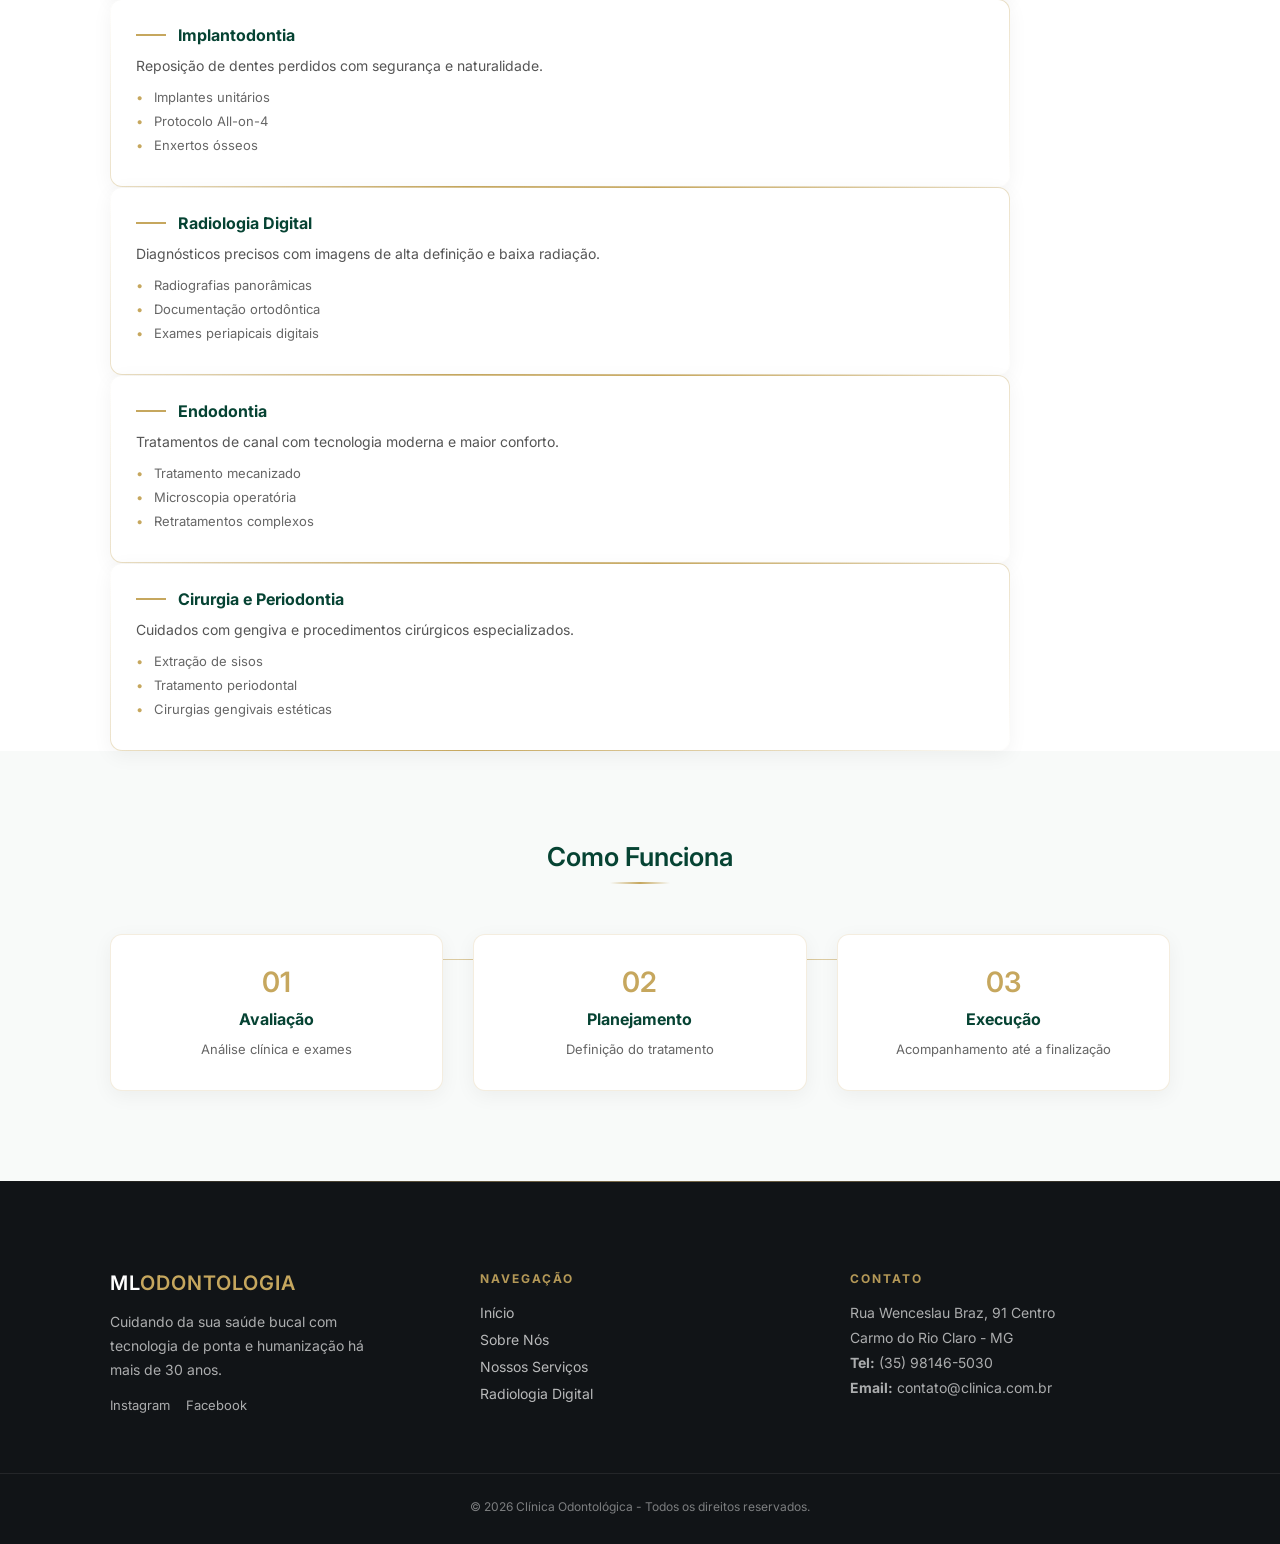
<file: servicos.html>
<!DOCTYPE html>
<html lang="pt-br">
<head>
    <meta charset="UTF-8">
    <meta name="viewport" content="width=device-width, initial-scale=1.0">
    <title>Serviços | Dra Maria Luiza</title>

    <link rel="stylesheet" href="style.css">

    <link rel="stylesheet"
        href="https://cdnjs.cloudflare.com/ajax/libs/font-awesome/6.0.0/css/all.min.css">

    <link href="https://fonts.googleapis.com/css2?family=Inter:wght@300;400;500;600&display=swap"
        rel="stylesheet">
</head>

<body>

    <!-- NAVBAR -->
    <div class="nav-wrap">

        <header class="navbar">

            <div class="container nav-container">

                <div class="logo-area">
                    <img src="img/Grupo-LogoLuiza.svg" alt="Logo">
                </div>

                <!-- BOTÃO HAMBURGUER -->
                <div class="menu-toggle" id="menu-toggle">
                    ☰
                </div>

                <!-- MENU -->
                <nav id="nav-menu">
                    <ul>
                        <li><a href="index.html">Início</a></li>
                        <li><a href="sobre.html">Sobre</a></li>
                        <li><a href="servicos.html">Serviços</a></li>
                        <li><a href="equipe.html">Equipe</a></li>
                        <li><a href="radiologia.html">Radiologia</a></li>
                        <li><a href="contato.html">Contato</a></li>
                    </ul>
                </nav>

            </div>

        </header>

    </div>

    <!-- MAIN -->
    <main>

        <!-- HERO -->
        <section class="hero">

            <div class="container hero-grid">

                <div class="hero-text">

                    <p class="overline">
                        TECNOLOGIA E CUIDADO COMPLETO
                    </p>

                    <h1>
                        Tratamentos completos em um só lugar
                    </h1>

                    <p class="hero-desc">
                        A clínica oferece atendimento odontológico em diversas
                        especialidades, com apoio de exames digitais para
                        diagnóstico e planejamento mais precisos.
                    </p>

                    <div class="hero-actions">

                        <a href="https://wa.me/5513999999999"
                            target="_blank"
                            class="btn-white">
                            Agendar Consulta
                        </a>

                        <a href="radiologia.html"
                            class="link-white">
                            Radiologia Digital →
                        </a>

                    </div>

                </div>

                <!-- HERO IMAGE -->
                <div class="hero-image">

                    <img src="img/mf.png"
                        alt="Serviços Odonto Prime">

                    <div class="rating-card">

                        <div class="star">★</div>

                        <div>
                            <span class="rating-label">
                                AVALIAÇÃO
                            </span>

                            <strong>4.9 / 5.0</strong>
                        </div>

                    </div>

                </div>

            </div>

        </section>

        <!-- SERVIÇOS -->
        <section class="services-detail container">

            <div class="services-title-container">

                <h3>Nossas Especialidades</h3>

                <span class="line-center"></span>

                <p>
                    Os tratamentos são realizados com base em avaliação individual,
                    considerando a necessidade de cada paciente e utilizando
                    recursos que aumentam a previsibilidade dos resultados.
                </p>

            </div>

            <!-- GRID 1 -->
            <div class="grid-2-cols">

                <!-- CLÍNICA -->
                <div class="card-item service-full animate">

                    <div class="service-header">
                        <span class="service-line"></span>
                        <h4>Clínica Geral</h4>
                    </div>

                    <p>
                        Cuidados essenciais para a manutenção da saúde bucal
                        e prevenção de doenças.
                    </p>

                    <ul class="service-list">
                        <li>Limpeza profissional (profilaxia)</li>
                        <li>Restaurações estéticas</li>
                        <li>Check-up preventivo digital</li>
                    </ul>

                </div>

                <!-- ORTODONTIA -->
                <div class="card-item service-full animate">

                    <div class="service-header">
                        <span class="service-line"></span>
                        <h4>Ortodontia</h4>
                    </div>

                    <p>
                        Correção do alinhamento dentário com aparelhos modernos
                        e discretos.
                    </p>

                    <ul class="service-list">
                        <li>Alinhadores invisíveis</li>
                        <li>Aparelhos autoligados</li>
                        <li>Ortodontia preventiva</li>
                    </ul>

                </div>

                <!-- ESTÉTICA -->
                <div class="card-item service-full animate">

                    <div class="service-header">
                        <span class="service-line"></span>
                        <h4>Estética e Lentes</h4>
                    </div>

                    <p>
                        Transformação do sorriso com foco em harmonia facial
                        e naturalidade.
                    </p>

                    <ul class="service-list">
                        <li>Lentes de contato dental</li>
                        <li>Facetas de porcelana</li>
                        <li>Clareamento a laser</li>
                    </ul>

                </div>

                <!-- PEDIATRIA -->
                <div class="card-item service-full animate">

                    <div class="service-header">
                        <span class="service-line"></span>
                        <h4>Odontopediatria</h4>
                    </div>

                    <p>
                        Atendimento especializado e acolhedor para crianças.
                    </p>

                    <ul class="service-list">
                        <li>Prevenção sem trauma</li>
                        <li>Condicionamento psicológico</li>
                        <li>Acompanhamento da troca dentária</li>
                    </ul>

                </div>

            </div>

            <!-- GRID 2 -->
            <div class="grid-2-cols">

                <!-- IMPLANTES -->
                <div class="card-item service-full animate">

                    <div class="service-header">
                        <span class="service-line"></span>
                        <h4>Implantodontia</h4>
                    </div>

                    <p>
                        Reposição de dentes perdidos com segurança
                        e naturalidade.
                    </p>

                    <ul class="service-list">
                        <li>Implantes unitários</li>
                        <li>Protocolo All-on-4</li>
                        <li>Enxertos ósseos</li>
                    </ul>

                </div>

                <!-- RADIOLOGIA -->
                <div class="card-item service-full animate">

                    <div class="service-header">
                        <span class="service-line"></span>
                        <h4>Radiologia Digital</h4>
                    </div>

                    <p>
                        Diagnósticos precisos com imagens de alta definição
                        e baixa radiação.
                    </p>

                    <ul class="service-list">
                        <li>Radiografias panorâmicas</li>
                        <li>Documentação ortodôntica</li>
                        <li>Exames periapicais digitais</li>
                    </ul>

                </div>

                <!-- ENDODONTIA -->
                <div class="card-item service-full animate">

                    <div class="service-header">
                        <span class="service-line"></span>
                        <h4>Endodontia</h4>
                    </div>

                    <p>
                        Tratamentos de canal com tecnologia moderna
                        e maior conforto.
                    </p>

                    <ul class="service-list">
                        <li>Tratamento mecanizado</li>
                        <li>Microscopia operatória</li>
                        <li>Retratamentos complexos</li>
                    </ul>

                </div>

                <!-- CIRURGIA -->
                <div class="card-item service-full animate">

                    <div class="service-header">
                        <span class="service-line"></span>
                        <h4>Cirurgia e Periodontia</h4>
                    </div>

                    <p>
                        Cuidados com gengiva e procedimentos
                        cirúrgicos especializados.
                    </p>

                    <ul class="service-list">
                        <li>Extração de sisos</li>
                        <li>Tratamento periodontal</li>
                        <li>Cirurgias gengivais estéticas</li>
                    </ul>

                </div>

            </div>

        </section>

        <!-- ETAPAS -->
        <section class="steps">

            <div class="container">

                <div class="services-title-container">

                    <h3>Como Funciona</h3>

                    <span class="line-center"></span>

                </div>

                <div class="steps-grid">

                    <div class="step-card">
                        <span class="step-num">01</span>
                        <h5>Avaliação</h5>
                        <p>Análise clínica e exames</p>
                    </div>

                    <div class="step-card">
                        <span class="step-num">02</span>
                        <h5>Planejamento</h5>
                        <p>Definição do tratamento</p>
                    </div>

                    <div class="step-card">
                        <span class="step-num">03</span>
                        <h5>Execução</h5>
                        <p>Acompanhamento até a finalização</p>
                    </div>

                </div>

            </div>

        </section>

    </main>

    <!-- FOOTER -->
    <footer class="footer-black">

        <div class="container footer-grid">

            <div class="footer-col">

                <h4 class="footer-logo">
                    ML<span>ODONTOLOGIA</span>
                </h4>

                <p class="footer-desc">
                    Cuidando da sua saúde bucal com tecnologia
                    de ponta e humanização há mais de 30 anos.
                </p>

                <div class="social-links">
                    <a href="#">Instagram</a>
                    <a href="#">Facebook</a>
                </div>

            </div>

            <div class="footer-col">

                <h5>Navegação</h5>

                <ul>
                    <li><a href="index.html">Início</a></li>
                    <li><a href="sobre.html">Sobre Nós</a></li>
                    <li><a href="servicos.html">Nossos Serviços</a></li>
                    <li><a href="radiologia.html">Radiologia Digital</a></li>
                </ul>

            </div>

            <div class="footer-col">

                <h5>Contato</h5>

                <p>Rua Wenceslau Braz, 91 Centro</p>
                <p>Carmo do Rio Claro - MG</p>
                <p><strong>Tel:</strong> (35) 98146-5030</p>
                <p><strong>Email:</strong> contato@clinica.com.br</p>

            </div>

        </div>

        <div class="footer-bottom">
            <p>
                &copy; 2026 Clínica Odontológica -
                Todos os direitos reservados.
            </p>
        </div>

    </footer>

    <!-- ANIMAÇÃO -->
    <script>

        const elements = document.querySelectorAll('.animate');

        const observer = new IntersectionObserver(entries => {

            entries.forEach(entry => {

                if(entry.isIntersecting){
                    entry.target.classList.add('show');
                }

            });

        });

        elements.forEach(el => observer.observe(el));

    </script>

    <!-- NAVBAR SCROLL -->
    <script>

        window.addEventListener("scroll", function () {

            const navbar = document.querySelector(".navbar");

            if (window.scrollY > 50) {
                navbar.classList.add("scrolled");
            } else {
                navbar.classList.remove("scrolled");
            }

        });

    </script>

    <!-- MENU MOBILE -->
    <script>

        const toggle = document.getElementById("menu-toggle");
        const nav = document.getElementById("nav-menu");

        toggle.addEventListener("click", () => {
            nav.classList.toggle("active");
        });

    </script>

</body>
</html>
</file>
<file: style.css>
* {
    margin: 0;
    padding: 0;
    box-sizing: border-box;
}

:root {
    /* CORES PRINCIPAIS */
    --verde-escuro: #064333;
    --verde-medio: #0e5c46;
    --verde-claro: #a7f3d0;

    /* DOURADO ELEGANTE */
    --dourado: #c6a75e;
    --dourado-claro: #e8d8a3;
    --dourado-escuro: #a8893f;

    /* NEUTROS */
    --branco: #ffffff;
    --cinza-texto: #333333;
    --cinza-claro: #f8faf9;
    --preto: #000000;

    /* SOMBRAS */
    --sombra-verde: rgba(14, 92, 70, 0.2);
    --sombra-dourada: rgba(198, 167, 94, 0.4);
}

body {
    font-family: 'Inter', sans-serif;
    color: #333;
     padding-top: 110px;
}

.container {
    max-width: 1100px;
    margin: 0 auto;
    padding: 0 20px;
}

.logo-area {
    display: inline-flex;      /* Ajusta o tamanho do container ao conteúdo */
    align-items: center;       /* Centraliza a imagem verticalmente */
    justify-content: center;   /* Centraliza a imagem horizontalmente */
    background-color:  #0e5c46; /* Cor de fundo branca (conforme a imagem) */
    padding: 10px 30px;        /* Espaçamento interno: vertical e horizontal */
    border-radius: 100px;      /* O segredo da cápsula: um valor alto arredonda as pontas */
    width: fit-content;        /* Garante que a cápsula não ocupe a largura toda da tela */
}

.logo-area img {
    width: 90px; /* Aumente de 75px para um valor maior */
    height: auto;
    display: block;
}

/* ===== NAVBAR (base) ===== */
.navbar {
    position: fixed;
    top: 20px; /* desce um pouco pra ficar “flutuante” */
    left: 50%;
    transform: translateX(-50%);
    width: 90%;
    max-width: 1200px;

    z-index: 1000;

    /* efeito vidro leitoso */
    background: rgba(255, 255, 255, 0.75);
    backdrop-filter: blur(18px);
    -webkit-backdrop-filter: blur(18px);

    border-radius: 50px;
    border: 1px solid rgba(255, 255, 255, 0.4);

    box-shadow:
        inset 0 1px rgba(255,255,255,0.6),
        0 8px 25px rgba(0, 0, 0, 0.08);

    padding: 10px 25px;

    transition: all 0.3s ease;
}

/* ===== NAVBAR AO ROLAR ===== */
.navbar.scrolled {
    background: rgba(255, 255, 255, 0.9);
    backdrop-filter: blur(22px);

    box-shadow:
        inset 0 1px rgba(255,255,255,0.7),
        0 10px 30px rgba(0, 0, 0, 0.12);

    padding: 10px 30px;
}

/* ===== CONTAINER ===== */
.nav-container {
    display: flex;
    justify-content: space-between;
    align-items: center;
}

/* ===== MENU ===== */
nav ul {
    display: flex;
    list-style: none;
    gap: 10px; /* menor pra combinar com botão */
    align-items: center;
}

/* ===== LINKS ===== */
nav a {
    text-decoration: none;
    color: #0e5c46;
    font-size: 14px;
    font-weight: 500;

    padding: 8px 16px;
    border-radius: 25px;

    border: 1px solid rgba(212, 175, 55, 0.3);

    transition: all 0.3s ease;
}

/* ===== HOVER ===== */
nav a:hover {
    background-color: rgba(212, 175, 55, 0.08);
    border-color: #d4af37;
    color: #1eb48a;
}





nav a.badge-custom:hover {
    transform: translateY(-2px);
    box-shadow: 0 6px 15px rgba(212, 175, 55, 0.3);
}

/* --- CONFIGURAÇÃO DA HERO (VERDE) --- */
.hero {
    background-color: #064333;
    padding: 80px 0;
    color: white;
}

.hero-grid {
    display: flex;
    align-items: center; /* Centraliza o texto verticalmente com a imagem */
    justify-content: space-between;
    gap: 40px;
}

.hero-text {
    flex: 1;
    max-width: 550px;
}


.hero-text h1 {
    font-size: 34px;
    line-height: 1.2;
    margin-bottom: 20px;
}

.hero-desc {
    font-size: 14px;
    opacity: 0.8;
    margin-bottom: 30px;
    line-height: 1.6;
}

/* ===== IMAGEM (base para posicionamento) ===== */
.hero-image {
    position: relative;
    max-width: 380px;
}

.hero-image img {
    width: 100%;
    display: block;
    border-radius: 20px;
}

/* sombreado suave dourado/offwhite */
.hero-image::before {
    content: "";
    position: absolute;
    inset: -8px;
    border-radius: 28px;
    background: radial-gradient(
        circle,
        rgba(255, 244, 220, 0.20) 0%,
        rgba(212, 175, 55, 0.18) 45%,
        rgba(255, 248, 235, 0.10) 70%,
        transparent 100%
    );
    filter: blur(18px);
    z-index: 1;
}


/* ===== CARD DE AVALIAÇÃO ===== */

/* ===== CARD AVALIAÇÃO ===== */
.rating-card {
    position: absolute;

    bottom: -18px;
    left: 28px;

    z-index: 5;

    display: flex;
    align-items: center;
    gap: 12px;

    padding: 10px 18px;

    border-radius: 20px;

    /* FUNDO MAIS VISÍVEL */
    background: rgba(255, 255, 255, 0.98);

    /* EFEITO VIDRO */
    backdrop-filter: blur(14px);
    -webkit-backdrop-filter: blur(14px);

    /* BORDA DOURADA */
    border: 1px solid rgba(212, 175, 55, 0.45);

    /* SOMBRA */
    box-shadow:
        0 10px 25px rgba(0,0,0,0.18),
        0 0 12px rgba(212,175,55,0.18);

    transition: all 0.3s ease;
}

/* HOVER */
.rating-card:hover{
    transform: translateY(-3px);
}

/* ===== ESTRELA ===== */
.rating-card .star {

    width: 30px;
    height: 30px;

    display: flex;
    align-items: center;
    justify-content: center;

    border-radius: 10px;

    background: #d4af37;

    color: #064333;

    font-size: 14px;
    font-weight: bold;

    box-shadow:
        0 4px 10px rgba(212,175,55,0.35);
}

/* TEXTO PEQUENO */
.rating-label {

    font-size: 10px;

    letter-spacing: 1px;

    color: #7b7b7b;

    font-weight: 600;
}

/* NOTA */
.rating-card strong {

    font-size: 22px;

    color: #0e5c46;

    line-height: 1;
}
/* --- ESTILO DOS ELEMENTOS "GLOW" (OVERLINE E BOTÕES) --- */
.overline {
    font-size: 11px;
    letter-spacing: 1px;
    color: var(--dourado);
    border: 1px solid var(--dourado);
    box-shadow: 0 0 10px var(--sombra-dourada);
    margin-bottom: 10px;
    display: inline-block;
    padding: 6px 14px;
    border-radius: 50px;
    font-weight: 600;
   
    border: 1px solid rgba(167, 243, 208, 0.3);
}

.btn-white {
    display: inline-block;
    text-decoration: none;
    font-size: 11px;
    letter-spacing: 1px;
      color: var(--dourado);
    padding: 10px 24px;
    background-color: transparent;
    border-radius: 50px;
    font-weight: 600;
    border: 1px solid rgba(167, 243, 208, 0.5);
    box-shadow: 0px 0px 10px rgba(167, 243, 208, 0.4);
    transition: all 0.3s ease;
    cursor: pointer;
    text-align: center;
}

.btn-white:hover {
    box-shadow: 0px 0px 15px rgba(167, 243, 208, 0.7);
    background-color: rgba(167, 243, 208, 0.1);
    transform: translateY(-2px);
}

.link-white {
    color: white;
    text-decoration: none;
    margin-left: 20px;
    font-size: 14px;
    transition: color 0.3s;
}

.link-white:hover {
    color: #a7f3d0;
    text-shadow: 0px 0px 8px rgba(167, 243, 208, 0.6);
}

/* --- SEÇÃO SOBRE (FOTO NA ESQUERDA) --- */
/* --- ABOUT PREMIUM --- */
.about {
    display: flex;
    align-items: center;
    gap: 70px;
    padding: 110px 0;
}

/* IMAGEM */
.about-image img {
    width: 480px;
    border-radius: 14px;
   box-shadow: 
    0 0 10px rgba(53, 146, 103, 0.5),
    0 0 20px rgba(167, 243, 208, 0.3);
}

/* TEXTO */
.about-text {
    max-width: 520px;
}

/* LINHA + NOME */
.name-container {
    display: flex;
    align-items: center;
    gap: 12px;
    margin-bottom: 18px;
}

/* Linha elegante */
.name-container .line {
    width: 40px;
    height: 2px;
    background: linear-gradient(to right, var(--dourado), transparent);
}



/* TÍTULO */
.about-text h2 {
    font-size: 30px;
    line-height: 1.3;
    color: var(--verde-escuro);
    margin-bottom: 18px;
}


.about-text p {
    font-size: 15px;
    line-height: 1.8; /* Aumenta o espaço entre as linhas conforme solicitado */
    color: #444;
    margin-bottom: 25px;
    max-width: 500px;
}

/* Botão que agora aponta para servicos.html */
.btn-green {
    display: inline-block;
    background-color: #0e5c46;
    color:var(--dourado);
    padding: 12px 28px;
    border-radius: 6px;
    text-decoration: none;
    font-weight: 600;
    font-size: 14px;
    transition: all 0.3s ease;
}
 

/* --- SEÇÃO SERVIÇOS (FUNDO) --- */
.services {
    padding: 80px 0 100px 0;
    text-align: center;
    background-color: var(--cinza-claro);
}

/* --- TÍTULO --- */
.services-title-container {
    display: flex;
    flex-direction: column;
    align-items: center;
    gap: 10px;
    margin-bottom: 15px;
}

.services-title-container h3 {
    font-size: 26px;
    color: var(--verde-escuro);
    font-weight: 600;
}



/* LINHA DOURADA CENTRAL */
.line-center {
    width: 60px;
    height: 2px;
    background: linear-gradient(to right, transparent, var(--dourado), transparent);
}

.about-description {
    max-width: 700px;
    margin: 0 auto 50px auto;
    text-align: center;
    font-size: 15px;
    line-height: 1.8;
    color: #555;
}

/* --- GRID --- */
.services-grid {
    display: grid;
    grid-template-columns: repeat(4, 1fr);
    gap: 20px;
    max-width: 1000px;
    margin: 0 auto 40px auto;
}

/* --- CARD DE SERVIÇO --- */
.service-item {
    position: relative;
    background: white;
    border-radius: 10px;
    padding: 18px 12px;
    font-size: 14px;
    color: var(--verde-escuro);
    font-weight: 600;
    text-align: center;
    min-height: 70px;

    /* BORDA DOURADA SUAVE */
    border: 1px solid rgba(198, 167, 94, 0.3);

    /* SOMBRA LEVE */
    box-shadow: 0 5px 15px rgba(0, 0, 0, 0.05);

    transition: all 0.3s ease;
}

/* --- HOVER PREMIUM --- */
.service-item:hover {
    transform: translateY(-6px);

    border-color: var(--dourado);

    box-shadow: 
        0 10px 25px rgba(14, 92, 70, 0.15),
        0 0 12px rgba(198, 167, 94, 0.4);

    color: var(--verde-medio);
}

/* CARD DE SERVIÇO  */
.service-item {
    background: white;
    border-radius: 10px;
    padding: 18px 12px;
    font-size: 14px;
    color: var(--verde-escuro);
    font-weight: 600;
    text-align: center;
    min-height: 70px;

    /* BORDA BASE */
    border: 1px solid rgba(198, 167, 94, 0.25);

    /* SOMBRA SUAVE */
    box-shadow: 0 5px 15px rgba(0, 0, 0, 0.05);

    transition: all 0.3s ease;
}
.service-item:hover::before {
    opacity: 1;
}

/* --- BOTÃO FINAL --- */
.btn-green-dark {
    display: inline-block;
    margin-top: 10px;
    background: var(--verde-escuro);
    color:var(--dourado);
    text-decoration: none;
    padding: 12px 32px;
    border-radius: 8px;
    font-size: 14px;
    font-weight: 500;
    transition: all 0.3s ease;
}

.btn-green-dark:hover {
    background-color: var(--verde-medio);
    transform: translateY(-2px);
    box-shadow: 
        0 8px 20px rgba(14, 92, 70, 0.2),
        0 0 10px rgba(198, 167, 94, 0.3);
}
/* Footer Preto */
/* ===== FOOTER PREMIUM FINAL ===== */
.footer-black {
    background: #111417; /* cinza escuro elegante */
    color: rgba(255,255,255,0.75);
    padding: 90px 0 30px;
    font-size: 14px;
    position: relative;
}

/* LINHA SUPERIOR SUTIL (luxo) */
.footer-black::before {
    content: "";
    position: absolute;
    top: 0;
    left: 0;
    width: 100%;
    height: 1px;
    background: linear-gradient(
        90deg,
        transparent,
        rgba(232,196,122,0.5),
        transparent
    );
}

/* GRID */
.footer-grid {
    display: flex;
    justify-content: space-between;
    gap: 50px;
    margin-bottom: 60px;
    flex-wrap: wrap;
}

/* COLUNAS */
.footer-col {
    flex: 1;
    min-width: 220px;
}

/* LOGO */
.footer-logo {
    font-size: 20px;
    font-weight: 600;
    color: #fff;
    letter-spacing: 1px;
}

.footer-logo span {
    color: var(--dourado);
}

/* TÍTULOS */
.footer-col h5 {
    color: var(--dourado);
    margin-bottom: 18px;
    font-size: 12px;
    text-transform: uppercase;
    letter-spacing: 2px;
    opacity: 0.9;
}

/* LISTAS */
.footer-col ul {
    list-style: none;
    padding: 0;
}

.footer-col ul li {
    margin-bottom: 10px;
}

/* LINKS */
.footer-col a {
    color: rgba(255,255,255,0.7);
    text-decoration: none;
    transition: all 0.25s ease;
}

.footer-col a:hover {
    color: var(--dourado);
    transform: translateX(3px);
}

/* DESCRIÇÃO */
.footer-desc {
    color: rgba(255,255,255,0.55);
    line-height: 1.7;
    margin-top: 15px;
    max-width: 260px;
}

/* CONTATO */
.footer-col p {
    margin-bottom: 8px;
    color: rgba(255,255,255,0.65);
}

/* SOCIAL */
.social-links {
    margin-top: 15px;
}

.social-links a {
    display: inline-block;
    margin-right: 12px;
    font-size: 13px;
    color: rgba(255,255,255,0.65);
    transition: 0.25s;
}

.social-links a:hover {
    color: var(--dourado);
}

/* LINHA FINAL */
.footer-bottom {
    border-top: 1px solid rgba(255,255,255,0.08);
    padding-top: 25px;
    text-align: center;
    color: rgba(255,255,255,0.45);
    font-size: 12px;
}
.animate {
    opacity: 0;
    transform: translateY(30px);
    transition: 0.6s;
}

.animate.show {
    opacity: 1;
    transform: translateY(0);
}
/* SEÇÃO */
.testimonials {
    padding: 80px 0;
    background-color: #ffffff;
    text-align: center;
}

/* GRID */
.testimonials-grid {
    display: grid;
    grid-template-columns: repeat(3, 1fr);
    gap: 25px;
}

/* CARD */
.testimonial {
    background: #fff;
    border-radius: 10px;
    padding: 20px;
    font-size: 14px;
    color: #444;

    border: 1px solid rgba(198, 167, 94, 0.25);

    box-shadow: 0 5px 15px rgba(0,0,0,0.05);

    transition: 0.3s;
}

/* HOVER */
.testimonial:hover {
    transform: translateY(-5px);
    border-color: var(--dourado);
    box-shadow: 
        0 10px 25px rgba(14, 92, 70, 0.15),
        0 0 10px rgba(198, 167, 94, 0.3);
}

/* TEXTO */
.testimonial p {
    margin-bottom: 15px;
    font-style: italic;
}

/* NOME */
.testimonial span {
    font-size: 13px;
    color: var(--verde-medio);
    font-weight: 500;
}
/* --- Estilos exclusivos da Página Sobre --- */

/* --- Seção Valores (Estilo Profissional) --- */
.values {
    padding: 80px 0;
    text-align: center;
    background-color: #f8faf9; /* Mesmo fundo clarinho dos serviços */
}

.values h3 {
    color: #064333;
    font-size: 24px;
    margin: 0;
}

.subtitle {
    font-size: 14px;
    color: #666;
    margin-bottom: 50px;
    opacity: 0.8;
}

/* --- Grid de Valores (Lado a Lado) --- */
/* SEÇÃO */
.values {
    padding: 80px 0;
    text-align: center;
    background-color: var(--cinza-claro);
}

.values h3 {
    color: var(--verde-escuro);
    font-size: 24px;
}

/* SUBTÍTULO */
.subtitle {
    font-size: 14px;
    color: #666;
    margin-bottom: 50px;
}

/* GRID */
.values-grid {
    display: flex;
    justify-content: space-between;
    gap: 30px;
    max-width: 1000px;
    margin: 0 auto;
}

/* CARD */
.value-card {
    flex: 1;
    background: white;
    padding: 30px 25px;
    border-radius: 10px;

    border: 1px solid rgba(198, 167, 94, 0.2);

    box-shadow: 0 5px 20px rgba(0,0,0,0.05);

    transition: all 0.3s ease;
}

/* LINHA DOURADA */
.value-card::before {
    content: "";
    display: block;
    width: 30px;
    height: 2px;
    background: var(--dourado);
    margin: 0 auto 15px auto;
}

/* HOVER */
.value-card:hover {
    transform: translateY(-5px);
    border-color: var(--dourado);

    box-shadow: 
        0 10px 25px rgba(14, 92, 70, 0.1),
        0 0 8px rgba(198, 167, 94, 0.3);
}

/* TÍTULO */
.value-card h4 {
    font-size: 16px;
    color: var(--verde-escuro);
    margin-bottom: 10px;
}

/* TEXTO */
.value-card p {
    font-size: 13px;
    color: #666;
    line-height: 1.6;
}

/* História Detalhada */
/* CONTAINER */
.timeline-container {
    position: relative;
    max-width: 900px;
    margin: 0 auto;
}

/* LINHA CENTRAL (RÉGUA) */
.timeline-container::before {
    content: "";
    position: absolute;
    top: 0;
    left: 50%;
    transform: translateX(-50%);
    width: 2px;
    height: 100%;
    background: var(--dourado);
}

/* ITEM */
.timeline-item {
    position: relative;
    width: 50%;
    padding: 20px 30px;
}

/* ESQUERDA */
.timeline-item.left {
    left: 0;
    text-align: right;
}

/* DIREITA */
.timeline-item.right {
    left: 50%;
    text-align: left;
}

/* PONTO */
.timeline-item .dot {
    position: absolute;
    top: 25px;
    width: 12px;
    height: 12px;
    background: var(--dourado);
    border-radius: 50%;
}

/* POSIÇÃO DO PONTO */
.timeline-item.left .dot {
    right: -6px;
}

.timeline-item.right .dot {
    left: -6px;
}

/* DATA */
.date-badge {
    font-size: 12px;
    color: var(--dourado);
    font-weight: 600;
    margin-bottom: 6px;
}

/* TEXTO */
.timeline-item p {
    font-size: 14px;
    color: #555;
}
/* Valores */
.values {
    background-color: #f8faf9;
    padding: 80px 0;
    text-align: center;
}

.values-grid {
    display: grid;
    grid-template-columns: repeat(4, 1fr);
    gap: 20px;
    margin-top: 40px;
}

.value-card {
    background: white;
    padding: 30px 20px;
    border-radius: 12px;
    border: 1px solid #e5e7eb;
}

.value-card .icon {
    font-size: 24px;
    margin-bottom: 15px;
}

.value-card h4 {
    color: #064333;
    margin-bottom: 10px;
}

.value-card p {
    font-size: 12px;
    color: #666;
}

/* Trajetória (Timeline Simples) */
.timeline {
    padding: 80px 0;
    text-align: center;
}

.timeline h3 {
    margin-bottom: 50px;
    color: #064333;
}

.timeline-container {
    position: relative;
    max-width: 800px;
    margin: 0 auto;
}

.timeline-item {
    padding: 20px;
    width: 50%;
    position: relative;
    margin-bottom: 20px;
}

.timeline-item.left { left: 0; text-align: right; padding-right: 40px; }
.timeline-item.right { left: 50%; text-align: left; padding-left: 40px; }

.date-badge {
    background: #0e5c46;
    color: white;
    display: inline-block;
    padding: 4px 12px;
    border-radius: 20px;
    font-size: 12px;
    margin-bottom: 8px;
} 

/* Missão (Banner Verde) */
.mission-vision {
    padding: 100px 0;
    background-color: #ffffff;
}

.mission-grid {
    display: flex;
    align-items: center;
    gap: 80px;
}

.mission-text {
    flex: 1;
}

.mission-text h2 {
    font-size: 32px;
    color: #064333;
    margin-bottom: 30px;
}

.mission-box {
    margin-bottom: 25px;
}

.mission-box h5 {
    color: #0e5c46;
    font-size: 16px;
    font-weight: 700;
    margin-bottom: 8px;
    text-transform: uppercase;
    letter-spacing: 1px;
}

.mission-box p {
    font-size: 15px;
    line-height: 1.8;
    color: #4b5563;
}

/* --- Estilo da Imagem com o "Glow" Verde --- */
.mission-image {
    flex: 1;
    position: relative;
}

.mission-image img {
    width: 100%;
    border-radius: 20px;
    /* Sombreado verde sutil que você está usando no site */
    box-shadow: 0 20px 40px rgba(167, 243, 208, 0.3);
}

/* Selo flutuante em cima da foto */
.image-overlay-badge {
    position: absolute;
    bottom: -20px;
    right: -20px;
    background: #064333;
    color: #a7f3d0;
    padding: 15px 25px;
    border-radius: 12px;
    font-weight: 600;
    font-size: 13px;
    box-shadow: 0 10px 20px rgba(0,0,0,0.2);
    border: 1px solid rgba(167, 243, 208, 0.3);
}


/* Ajuste para o destaque da Dra */

.team-highlight {
    display: flex;
    align-items: flex-start;
    gap: 60px;
    padding: 80px 20px;
}

.team-info-box .role {
    font-weight: 600;
    color: var(--verde-medio);
    margin-bottom: 15px;
}

.formation-card {
    background: var(--fundo-suave);
    padding: 20px;
    border-radius: 8px;
    margin-top: 25px;
    border-left: 4px solid var(--verde-medio);
}

.formation-card h5 {
    margin-bottom: 10px;
    color: var(--verde-escuro);
}

.formation-card ul {
    list-style: none;
    font-size: 13px;
    color: var(--texto-cinza);
}

/* Grid de Especialistas (3 colunas) */
.grid-3-cols {
    grid-template-columns: repeat(3, 1fr);
    max-width: 1100px;
}

.specialist-card {
    align-items: flex-start; /* Texto alinhado à esquerda como no print */
    text-align: left;
}

.formation-list {
    margin-top: 15px;
    font-size: 11px;
    color: var(--texto-cinza);
    border-top: 1px solid var(--borda);
    padding-top: 10px;
    width: 100%;
}

.formation-list span {
    display: block;
    margin-bottom: 5px;
}

/* Stats no Banner Verde */
.stats-grid {
    display: flex;
    justify-content: center;
    gap: 60px;
    margin-top: 40px;
}

.stat-item strong {
    font-size: 32px;
    display: block;
}

.stat-item p {
    font-size: 12px;
    margin-top: 5px !important;
}

.specialists {
    background-color: var(--branco);
    padding: 80px 0;
    text-align: center;
}

/* --- Estilos Radiologia --- */

/* Lista de Benefícios */
.check-list {
    list-style: none;
    margin-top: 20px;
}

.check-list li {
    font-size: 13px;
    margin-bottom: 10px;
    color: var(--texto-escuro);
}

/* Grid de Exames (2 colunas) */
.exams {
    padding: 80px 20px;
    text-align: center;
}

.grid-2-cols {
    grid-template-columns: repeat(2, 1fr);
    max-width: 900px;
    text-align: left;
}

.exam-card {
    background: var(--branco);
    border: 1px solid var(--borda);
    padding: 25px;
    border-radius: 12px;
}

.exam-card h4 {
    color: var(--verde-escuro);
    margin-bottom: 10px;
    font-size: 16px;
}

.exam-card p {
    font-size: 13px;
    color: var(--texto-cinza);
    line-height: 1.5;
}

/* Banner Missão com Imagem Lateral */
.flex-banner {
    display: flex;
    align-items: center;
    justify-content: center;
    gap: 40px;
}

.img-small-round {
    width: 300px;
    height: 200px;
    object-fit: cover;
    border-radius: 15px;
}

.banner-text {
    text-align: left;
    max-width: 500px;
}

.banner-text h3 {
    color: var(--branco) !important;
}

/* --- Estilos Detalhamento de Serviços --- */

/* HEADER DO CARD */
.service-header {
    display: flex;
    align-items: center;
    gap: 12px;
    margin-bottom: 12px;
}

/* LINHA DOURADA */
.service-line {
    width: 30px;
    height: 2px;
    background: var(--dourado);
}

/* CARD */
.card-item {
    background: white;
    padding: 25px;
    border-radius: 12px;

    border: 1px solid rgba(198, 167, 94, 0.2);

    transition: all 0.3s ease;

    box-shadow: 0 5px 20px rgba(0,0,0,0.05);
}

/* HOVER ELEGANTE */
.card-item:hover {
    transform: translateY(-5px);

    border-color: var(--dourado);

    box-shadow:
        0 10px 25px rgba(14, 92, 70, 0.08),
        0 0 8px rgba(198, 167, 94, 0.25);
}

/* TÍTULO */
.card-item h4 {
    font-size: 16px;
    color: var(--verde-escuro);
    margin: 0;
}

/* TEXTO */
.card-item p {
    font-size: 14px;
    color: #555;
    margin-bottom: 15px;
}
.card-item {
    border: 1px solid rgba(198, 167, 94, 0.2);

    background: linear-gradient(white, white) padding-box,
                linear-gradient(135deg, transparent, var(--dourado), transparent) border-box;

    border: 1px solid transparent;
}

/* LISTA */
.service-list {
    list-style: none;
    padding: 0;
}

.service-list li {
    font-size: 13px;
    color: #666;
    margin-bottom: 8px;
    position: relative;
    padding-left: 18px;
}

/* CHECK MINIMALISTA */
.service-list li::before {
    content: "•";
    color: var(--dourado);
    position: absolute;
    left: 0;
}

/* SEÇÃO */
.steps {
    padding: 90px 0;
    background: #f8faf9;
    text-align: center;
}

/* GRID */
.steps-grid {
    display: flex;
    justify-content: space-between;
    gap: 30px;
    margin-top: 50px;
    position: relative;
}

/* LINHA CONECTANDO */
.steps-grid::before {
    content: "";
    position: absolute;
    top: 25px;
    left: 10%;
    width: 80%;
    height: 1px;
    background: linear-gradient(to right, transparent, var(--dourado), transparent);
}

/* CARD */
.step-card {
    flex: 1;
    background: white;
    padding: 30px 20px;
    border-radius: 12px;

    border: 1px solid rgba(198, 167, 94, 0.2);

    transition: all 0.3s ease;
    position: relative;

    box-shadow: 0 5px 20px rgba(0,0,0,0.05);
}

/* HOVER */
.step-card:hover {
    transform: translateY(-6px);

    border-color: var(--dourado);

    box-shadow:
        0 12px 25px rgba(14, 92, 70, 0.08),
        0 0 10px rgba(198, 167, 94, 0.3);
}

/* NÚMERO */
.step-num {
    font-size: 28px;
    font-weight: 600;
    color: var(--dourado);
    display: block;
    margin-bottom: 10px;
}

/* TÍTULO */
.step-card h5 {
    font-size: 16px;
    color: var(--verde-escuro);
    margin-bottom: 10px;
}

/* TEXTO */
.step-card p {
    font-size: 13px;
    color: #666;
    line-height: 1.6;
}
/* --- CARD PRINCIPAL (DRA. MARIA LUIZA) --- */
/* ================= CARD PRINCIPAL ================= */
.team-main-card {
    display: flex;
    align-items: center;
    gap: 60px;
    padding: 70px;
    margin-top: -80px;
    background: white;
    border-radius: 20px;

    /* borda elegante */
    border: 1px solid rgba(218, 202, 153, 0.25);

    /* sombra mais sofisticada */
    box-shadow: 0 20px 50px rgba(247, 240, 117, 0.06);

    position: relative;
    z-index: 10;
}

/* detalhe dourado superior */
.team-main-card::before {
    content: '';
    position: absolute;
    top: 0;
    left: 40px;
    width: 80px;
    height: 3px;
    background: linear-gradient(to right, var(--dourado), transparent);
}

/* ================= TEXTO ================= */
.team-info-box h2 {
    color: var(--verde-escuro);
    font-size: 40px;
    margin: 10px 0;
    font-weight: 600;
}

/* linha dourada elegante */
.team-info-box h2::after {
    content: '';
    display: block;
    width: 60px;
    height: 3px;
    margin-top: 10px;
    background: linear-gradient(to right, var(--dourado), transparent);
}

.team-info-box .role {
    color: var(--dourado);
    font-weight: 500;
    margin-bottom: 15px;
}

.team-info-box .description {
    color: var(--cinza-texto);
    line-height: 1.7;
    font-size: 15px;
}

/* badge limpa */
.mini-badge {
    color: var(--dourado);
    font-size: 12px;
    letter-spacing: 2px;
    text-transform: uppercase;
}

/* ================= FOTO PRINCIPAL ================= */
.team-image-box img {
    width: 320px;
    height: 320px;
    border-radius: 20px;
    object-fit: cover;

    border: 2px solid var(--dourado);

    box-shadow: 0 0px 4px rgba(212, 175, 55, 0.15);
}

/* ================= FORMAÇÃO ================= */
.formation-card {
    margin-top: 30px;
    padding: 20px 25px;
    border-radius: 12px;

    background: #fafafa;
    border: 1px solid var(--dourado);
}

.formation-card h5 {
    color: var(--verde-escuro);
    margin-bottom: 10px;
}

.formation-card ul {
    padding-left: 18px;
    color: var(--cinza-texto);
}

/* ================= ASSISTENTE ================= */
.assistant-section {
    margin: 60px auto;
    display: flex;
    justify-content: flex-start;
}

/* menor e mais discreto */
.assistant-card {
    display: flex;
    align-items: center;
    gap: 25px;
    padding: 20px 30px;
    max-width: 500px;

    background: white;
    border-radius: 15px;

    border: 1px solid #eee;

    box-shadow: 0 10px 25px rgba(0,0,0,0.05);

    transition: all 0.3s ease;
}

.assistant-card:hover {
    transform: translateY(-4px);
}

/* FOTO MENOR */
.assistant-photo img {
    width: 130px;
    height: 150px;
    border-radius: 10px;
    object-fit: cover;

    border: 2px solid var(--dourado);
}

/* TEXTO */
.assistant-info h4 {
    color: var(--verde-escuro);
    font-size: 20px;
    margin: 5px 0;
}

.assistant-info h4::after {
    content: '';
    display: block;
    width: 30px;
    height: 2px;
    margin-top: 6px;
    background: var(--verde-medio);
}

.mini-badge-dark {
  color: #0a0a0a;
    font-size: 11px;
    text-transform: uppercase;
    letter-spacing: 1px;
    font-weight: 600;

    /* leve brilho */
    text-shadow: 0 0 6px rgba(212, 175, 55, 0.3);
}

.assistant-info p {
    font-size: 14px;
    color: var(--cinza-texto);
}
/*equipe
/* --- GRID DOS 5 ESPECIALISTAS --- */
.specialists-grid {
    display: grid;
    grid-template-columns: repeat(5, 1fr); /* 5 Colunas iguais */
    gap: 20px;
    margin-top: 40px;
}

.spec-card {
    padding: 30px 15px;
    text-align: center;
}

.spec-tag {
    font-size: 11px;
    color: #0e5c46;
    font-weight: 700;
    text-transform: uppercase;
    letter-spacing: 1px;
}


/* ================= SEÇÃO ================= */
.numbers {
    padding: 80px 0;
    background: #ffffff;
}

/* GRID */
.numbers-grid {
    display: flex;
    justify-content: space-between;
    gap: 30px;
    text-align: center;
}

/* CARD */
.numbers-grid div {
    flex: 1;
    padding: 30px 20px;
    border-radius: 12px;

    background: #fafafa;
    border: 1px solid rgba(212, 175, 55, 0.2);

    transition: all 0.3s ease;
}

/* HOVER SUAVE */
.numbers-grid div:hover {
    transform: translateY(-5px);

    border-color: var(--dourado);

    box-shadow: 0 10px 25px rgba(0,0,0,0.05),
                0 0 10px rgba(212, 175, 55, 0.2);
}

/* NÚMERO (DESTAQUE) */
.numbers-grid strong {
    display: block;
    font-size: 32px;
    color: var(--verde-escuro);
    margin-bottom: 8px;
    font-weight: 600;
}

/* LINHA DOURADA ABAIXO DO NÚMERO */
.numbers-grid strong::after {
    content: '';
    display: block;
    width: 40px;
    height: 2px;
    margin: 8px auto 0 auto;
    background: linear-gradient(to right, var(--dourado), transparent);
}

/* TEXTO */
.numbers-grid span {
    font-size: 13px;
    color: #64748b;
}




/*radiologia
/* =========================
   HERO RADIOLOGIA
========================= */
.hero {
    background: linear-gradient(135deg, #064333, #0e5c46);
    color: white;
    padding: 100px 0;
}

.hero .overline {
    color: var(--dourado);
    font-weight: 600;
    letter-spacing: 1px;
}

.hero h1 {
    font-size: 38px;
    line-height: 1.2;
    margin: 15px 0;
}

.hero-desc {
    color: #d1fae5;
    max-width: 500px;
}

/* =========================
   EQUIPE RD (CARDS)
========================= */
.section-text {
    max-width: 700px;
    margin: 0 auto 40px auto;
    text-align: center;
    font-size: 15px;
    line-height: 1.7;
    color: #555;
}
.grid-team-rd {
    display: flex;
    justify-content: center;
    gap: 30px;
    margin: 70px 0;
    flex-wrap: wrap;
}

.team-mini-card {
    display: flex;
    align-items: center;
    gap: 20px;
    padding: 25px;
    width: 380px;
    background: #fff;
    border-radius: 12px;
    border: 1px solid var(--dourado);

    box-shadow: 0 10px 25px rgba(167, 243, 208, 0.25);
    transition: all 0.3s ease;
}

.team-mini-card:hover {
    transform: translateY(-6px);
    box-shadow: 0 15px 35px rgba(167, 243, 208, 0.45);
    border-color: #a7f3d0;
}

/* FOTO */
.team-mini-card img {
    width: 95px;
    height: 115px;
    object-fit: cover;
    border-radius: 8px;
    border: 2px solid #064333;
}

/* TEXTO */
.member-info h5 {
    font-size: 20px;
    color: #064333;
    margin: 0 0 5px;
}

.role-clean {
    font-size: 11px;
    text-transform: uppercase;
    letter-spacing: 1px;
    color: #d4af37; /* DOURADO */
    font-weight: 600;
    margin-bottom: 10px;
    display: block;
}

.member-info p {
    font-size: 13px;
    color: #64748b;
}

/* ===== SCAN NA IMAGEM DA INOVAÇÃO ===== */

.scan-container {
    position: relative;
    overflow: hidden;
    border-radius: 16px;
}

/* LINHA */
.scan-line {
    position: absolute;
    width: 100%;
    height: 2px;
    background: linear-gradient(90deg, transparent, #e8c47a, transparent);
    animation: scanMove 3s linear infinite;
    z-index: 2;
}

/* ANIMAÇÃO */
@keyframes scanMove {
    0% { top: 0; }
    100% { top: 100%; }
}

/* INFO TEXTO */
.scan-info {
    position: absolute;
    width: 100%;
    display: flex;
    justify-content: space-between;
    padding: 10px 12px;
    font-size: 11px;
    color: #ccc;
    z-index: 3;
}

.scan-info.top {
    top: 0;
}

.scan-info.bottom {
    bottom: 0;
}

/* LEVE ESCURECIDO (efeito tecnológico) */
.scan-container::after {
    content: "";
    position: absolute;
    inset: 0;
 background: rgba(0,0,0,0.10); /* bem mais leve */
  
}
/* =========================
   CARD PRINCIPAL (TECNOLOGIA)
========================= */
.main-feature-card {
    background: #fff;
    border-radius: 18px;
    padding: 50px;
    margin-bottom: 80px;
    border: 1px solid #e2e8f0;

    box-shadow: 0 15px 40px rgba(167, 243, 208, 0.3);
}

.innovation-grid {
    display: grid;
    grid-template-columns: 1fr 1.2fr;
    gap: 50px;
    align-items: center;
}

/* IMAGEM */
.innovation-img {
    position: relative;
}

.innovation-img img {
    width: 100%;
    border-radius: 15px;
    border: 2px solid #f5e6b8; /* dourado suave */
}

/* TAG TECNOLOGIA */
.tech-tag {
    position: absolute;
    bottom: -10px;
    right: -10px;
    background: #064333;
    color: #a7f3d0;
    padding: 8px 14px;
    font-size: 11px;
    border-radius: 6px;
}


/* ===== EFEITO IMPRESSORA 3D ===== */

.printer-container {
    position: relative;
    overflow: hidden;
    border-radius: 16px;
}

/* LUZ QUE SE MOVE (tipo cabeçote) */
.printer-light {
    position: absolute;
    top: 0;
    left: -20%;
    width: 20%;
    height: 100%;

    background: linear-gradient(
        90deg,
        transparent,
        rgba(232,196,122,0.15),
        transparent
    );

    filter: blur(4px);
    animation: printerMove 4s infinite linear;

    z-index: 2;
}
@keyframes printerMove {
    0% { left: -50%; }
    100% { left: 100%; }
}

/* CAMADA SUBINDO (simula impressão) */
.print-layer {
    position: absolute;
    bottom: 0;
    width: 100%;
    height: 0%;
    background: linear-gradient(to top, rgba(232,196,122,0.25), transparent);
    animation: printBuild 4s infinite ease-in-out;
    z-index: 1;
}

@keyframes printBuild {
    0% { height: 0%; }
    50% { height: 60%; }
    100% { height: 0%; }
}

/* LEVE ESCURECIDO */
.printer-container::after {
    content: "";
    position: absolute;
    inset: 0;
    background: rgba(0,0,0,0.2);
}

/* MICRO VIBRAÇÃO */
.printer-container img {
    animation: vibration 0.5s infinite;
}

@keyframes vibration {
    0% { transform: translate(0,0); }
    50% { transform: translate(0.5px, -0.5px); }
    100% { transform: translate(0,0); }
}
/* TEXTO */
.innovation-text h2 {
    font-size: 28px;
    color: #064333;
}

.innovation-text h2 span {
    color: #d4af37;
}

.innovation-text p {
    margin-top: 15px;
    color: #475569;
    line-height: 1.6;
}

/* FEATURES */
.feature-list-horizontal {
    display: flex;
    gap: 15px;
    margin-top: 25px;
    flex-wrap: wrap;
}

.f-item {
    font-size: 12px;
    color: #0e5c46;
    font-weight: 600;
    padding: 6px 12px;
    border-radius: 20px;
    background: #ecfdf5;
}

/* =========================
   GRID DE EXAMES
========================= */
.grid-4-cols {
    display: grid;
    grid-template-columns: repeat(4, 1fr);
    gap: 22px;
    margin-bottom: 80px;
}

/* CARDS EXAMES */
.specialist-card {
    background: #fff;
    padding: 30px;
    border-radius: 12px;
    text-align: center;
    border: 1px solid #e2e8f0;
box-shadow: 0 10px 25px rgba(212, 175, 55, 0.15);
    transition: all 0.3s ease;
}

.specialist-card:hover {
    transform: translateY(-6px);
  box-shadow: 0 10px 25px rgba(212, 175, 55, 0.15);
    border-color: #a7f3d0;
}

/* REMOVE CÍRCULO VERDE FEIO */
.icon-circle-small {
    display: none;
}

/* TÍTULOS */
.specialist-card h5 {
    font-size: 16px;
    color: #064333;
    margin-bottom: 8px;
}

.specialist-card p {
    font-size: 13px;
    color: #64748b;
}

/* =========================
   RESPONSIVO
========================= */
@media (max-width: 900px) {
    .innovation-grid {
        grid-template-columns: 1fr;
    }

    .grid-4-cols {
        grid-template-columns: repeat(2, 1fr);
    }

    .team-mini-card {
        width: 100%;
    }
}

@media (max-width: 500px) {
    .grid-4-cols {
        grid-template-columns: 1fr;
    }
}

/* =========================
   SEÇÃO CONTATO
========================= */
.contact-section {
    padding: 100px 0;
    background: #f8faf9;
}

/* GRID */
.contact-grid {
    display: grid;
    grid-template-columns: 1fr 1fr;
    gap: 50px;
    align-items: flex-start;
}

/* =========================
   FORMULÁRIO
========================= */
.contact-form-box {
    padding: 40px;
    background: white;
    border-radius: 16px;

    /* glow mais sofisticado */
    box-shadow: 0 15px 40px rgba(167, 243, 208, 0.25);
    border: 1px solid rgba(212, 175, 55, 0.2);
}

.contact-form-box h4 {
    color: #064333;
    margin-bottom: 25px;
    font-size: 22px;
}

/* CAMPOS */
.form-group {
    margin-bottom: 20px;
}

.form-group label {
    display: block;
    font-size: 12px;
    font-weight: 600;
    color: #064333;
    margin-bottom: 6px;
    letter-spacing: 1px;
    text-transform: uppercase;
}

/* INPUTS */
.form-group input, 
.form-group select, 
.form-group textarea {
    width: 100%;
    padding: 12px;
    border: 1px solid #e2e8f0;
    border-radius: 8px;
    font-family: 'Inter', sans-serif;
    transition: 0.3s;
}

/* FOCO PREMIUM */
.form-group input:focus,
.form-group select:focus,
.form-group textarea:focus {
    border-color: #d4af37; /* dourado */
    box-shadow: 0 0 0 2px rgba(212, 175, 55, 0.15);
}

/* BOTÃO */
.btn-submit {
    width: 100%;
    background: linear-gradient(135deg, #064333, #0e5c46);
    color: white;
    padding: 14px;
    border-radius: 8px;
    border: none;
    font-weight: 600;
    letter-spacing: 1px;
    cursor: pointer;
    transition: 0.3s;
}

.btn-submit:hover {
    transform: translateY(-2px);
    box-shadow: 0 10px 25px rgba(14, 92, 70, 0.3);
}

/* =========================
   INFO DE CONTATO
========================= */
.contact-info {
    display: flex;
    flex-direction: column;
    gap: 25px;
}

.info-item {
    background: white;
    padding: 25px;
    border-radius: 12px;
    border: 1px solid #e2e8f0;

    box-shadow: 0 10px 25px rgba(0,0,0,0.04);
    transition: 0.3s;
}

.info-item:hover {
    transform: translateY(-4px);
    border-color: #d4af37;
}

/* TÍTULO */
.info-item h5 {
    font-size: 16px;
    color: #064333;
    margin-bottom: 8px;
}

/* TEXTO */
.info-item p {
    font-size: 14px;
    color: #64748b;
}

/* =========================
   MAPA
========================= */
.map-card {
    height: 400px;
    margin-top: 80px;
    border-radius: 16px;
    overflow: hidden;

    border: 1px solid #e2e8f0;
    box-shadow: 0 15px 40px rgba(0,0,0,0.05);
}

.map-card iframe {
    width: 100%;
    height: 100%;
    border: 0;
}

/* =========================
   BANNER WHATSAPP / URGÊNCIA
========================= */
.emergency-banner {
    background: linear-gradient(135deg, #064333, #0e5c46);
    color: white;
    padding: 70px 0;
    margin-top: 80px;
}

.emergency-content {
    display: flex;
    align-items: center;
    justify-content: space-between;
    gap: 40px;
}

/* TEXTO */
.emergency-text h4 {
    font-size: 26px;
    margin-bottom: 10px;
}

.emergency-text p {
    color: #d1fae5;
}

/* BOTÃO */
.btn-whatsapp {
    background: #d4af37;
    color: #064333;
    padding: 14px 30px;
    border-radius: 50px;
    font-weight: 700;
    text-decoration: none;
    transition: 0.3s;
}

.btn-whatsapp:hover {
    transform: translateY(-2px);
    box-shadow: 0 10px 25px rgba(212, 175, 55, 0.3);
}

/* =========================
   RESPONSIVO
========================= */
@media (max-width: 900px) {
    .contact-grid {
        grid-template-columns: 1fr;
    }

    .emergency-content {
        flex-direction: column;
        text-align: center;
    }
}

/* ===== BOTÃO HAMBURGUER ===== */
.menu-toggle {
    display: none;
    font-size: 26px;
    cursor: pointer;
    color: #064333;
}

/* ===== RESPONSIVO ===== */
@media (max-width: 900px) {

    /* NAVBAR */
    .menu-toggle {
        display: block;
    }

    nav {
        position: absolute;
        top: 80px;
        left: 0;
        width: 100%;
        
        background: rgba(255,255,255,0.95);
        backdrop-filter: blur(10px);

        border-radius: 0 0 20px 20px;

        max-height: 0;
        overflow: hidden;

        transition: 0.3s ease;
    }

    nav.active {
        max-height: 400px;
        padding: 20px 0;
    }

    nav ul {
        flex-direction: column;
        gap: 15px;
    }

    nav a {
        display: block;
        text-align: center;
    }

    /* HERO */
    .hero-grid {
        flex-direction: column;
        text-align: center;
    }

    .hero-text {
        max-width: 100%;
    }

    .hero-image {
        max-width: 100%;
    }

    /* ABOUT */
    .about {
        flex-direction: column;
        text-align: center;
    }

    .about-image img {
        width: 100%;
    }

    /* SERVICES */
    .services-grid {
        grid-template-columns: repeat(2, 1fr);
    }

    /* TESTIMONIALS */
    .testimonials-grid {
        grid-template-columns: 1fr;
    }

    /* FOOTER */
    .footer-grid {
        flex-direction: column;
        gap: 30px;
    }
}

/* ===== MOBILE PEQUENO ===== */
@media (max-width: 500px) {

    .services-grid {
        grid-template-columns: 1fr;
    }

    .hero h1 {
        font-size: 26px;
    }

    .hero-desc {
        font-size: 13px;
    }
}
</file>
